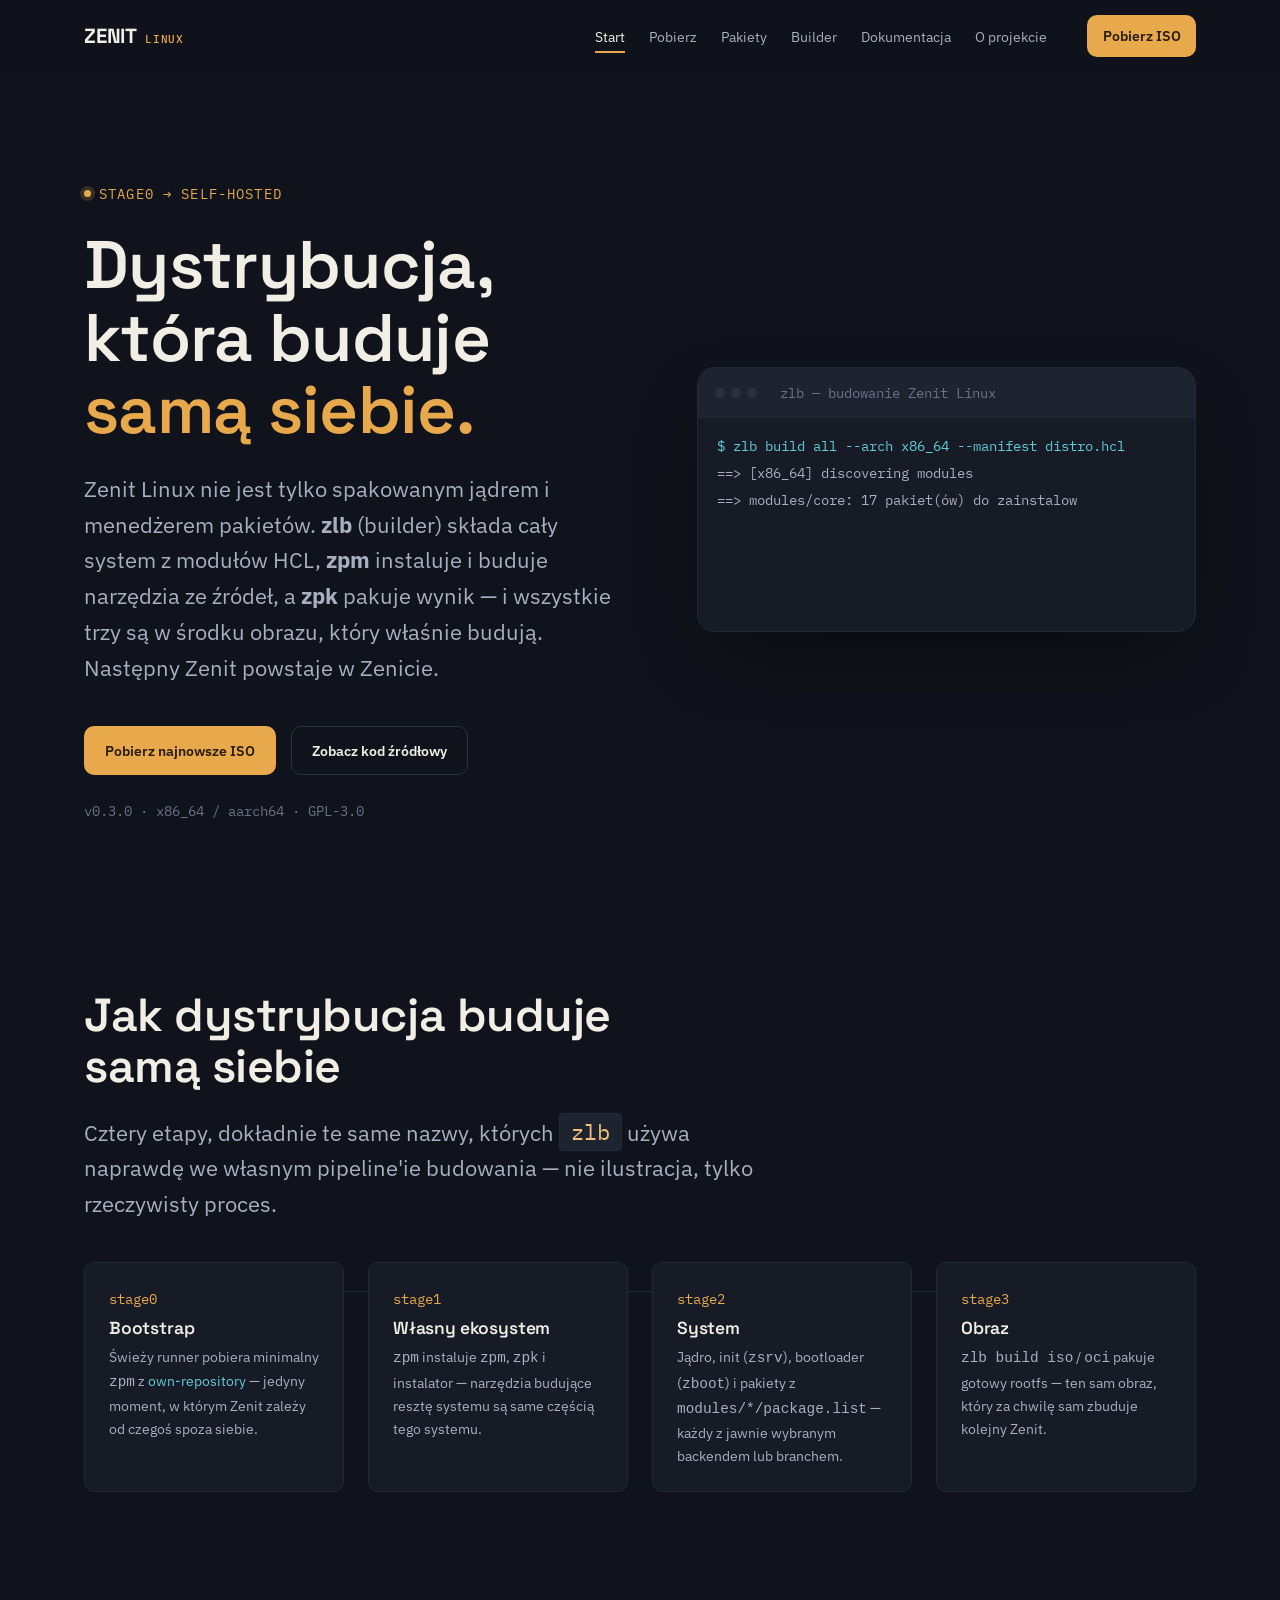
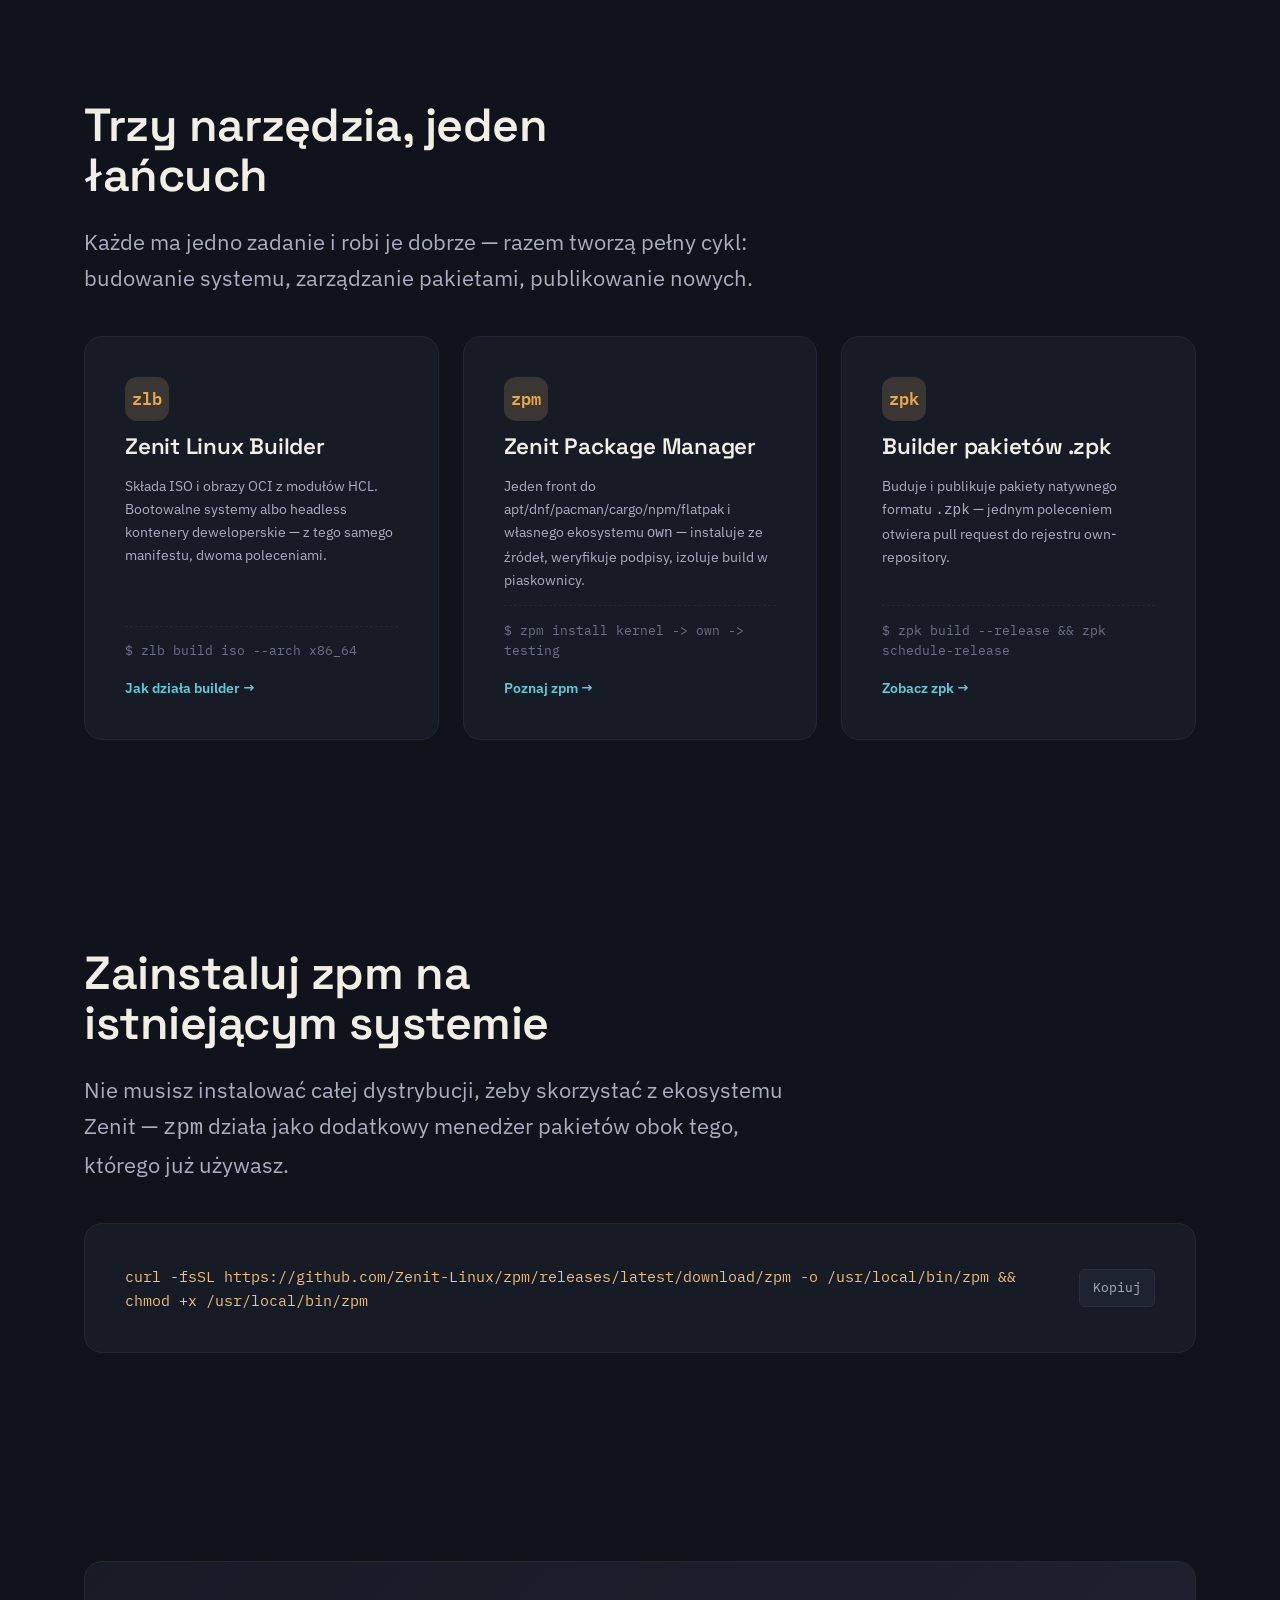
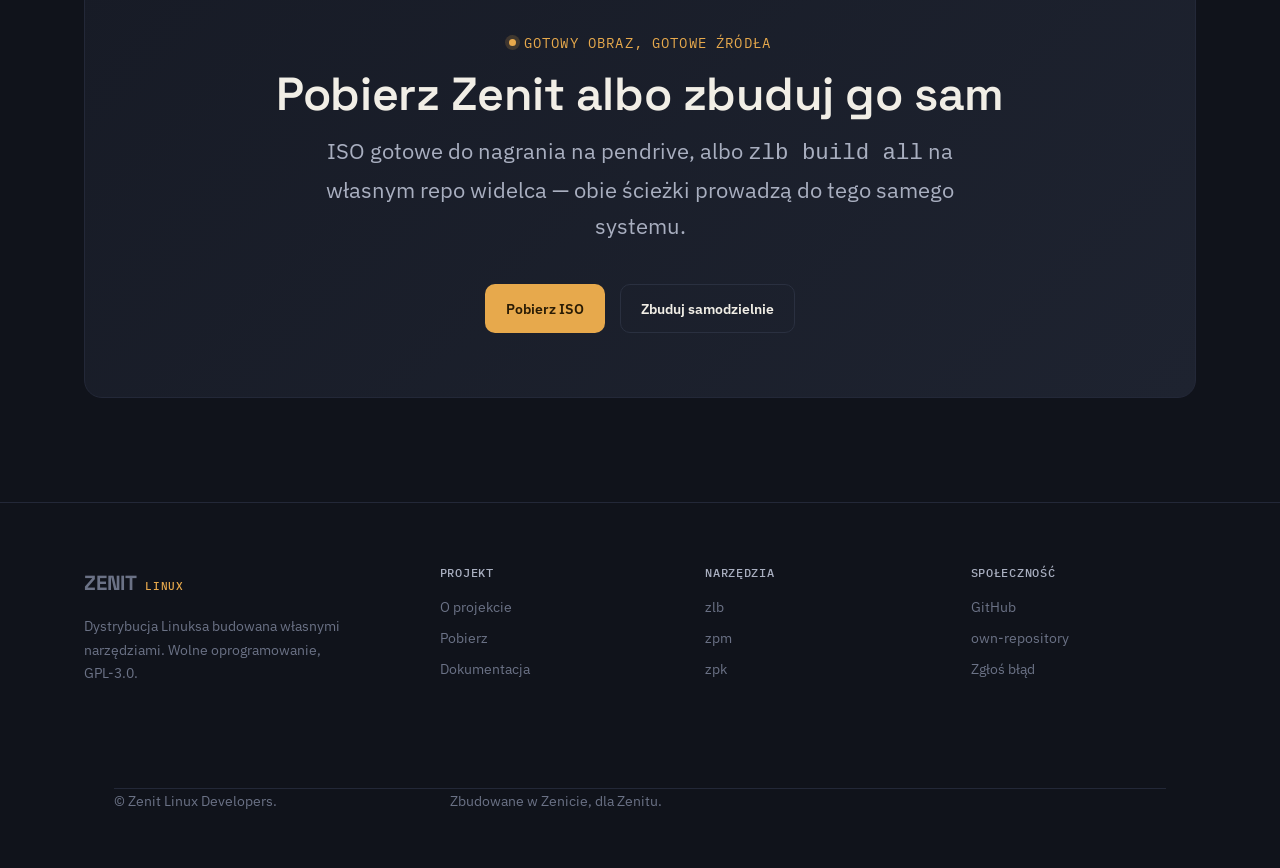
<file: index.html>
<!DOCTYPE html>
<html lang="pl">
<head>
<meta charset="UTF-8">
<meta name="viewport" content="width=device-width, initial-scale=1.0">
<title>Zenit Linux — dystrybucja, która buduje samą siebie</title>
<meta name="description" content="Zenit Linux: dystrybucja Linuksa budowana własnymi narzędziami — zlb, zpm i zpk. Ten sam obraz, który pobierasz, powstał z użyciem siebie samego.">
<link rel="icon" href="https://raw.githubusercontent.com/Zenit-Linux/zenit/main/overlays/branding/icon-no-bg.png">
<link rel="preconnect" href="https://fonts.googleapis.com">
<link rel="preconnect" href="https://fonts.gstatic.com" crossorigin>
<link href="https://fonts.googleapis.com/css2?family=Space+Grotesk:wght@500;600;700&family=IBM+Plex+Sans:wght@400;500;600&family=IBM+Plex+Mono:wght@400;500;600&display=swap" rel="stylesheet">
<link rel="stylesheet" href="styles/main.css">
</head>
<body>

<header class="site-header" data-scrolled="false">
  <div class="wrap">
    <a href="index.html" class="wordmark">ZENIT<small>LINUX</small></a>
    <nav class="nav" data-open="false">
      <button class="nav__toggle" aria-label="Otwórz menu" aria-expanded="false">
        <svg width="18" height="18" viewBox="0 0 18 18" fill="none" aria-hidden="true">
          <path d="M2 4.5H16M2 9H16M2 13.5H16" stroke="currentColor" stroke-width="1.6" stroke-linecap="round"/>
        </svg>
      </button>
      <ul class="nav__links">
        <li><a href="index.html" aria-current="page">Start</a></li>
        <li><a href="pages/download.html">Pobierz</a></li>
        <li><a href="pages/packages.html">Pakiety</a></li>
        <li><a href="pages/builder.html">Builder</a></li>
        <li><a href="pages/docs.html">Dokumentacja</a></li>
        <li><a href="pages/about.html">O projekcie</a></li>
      </ul>
      <a class="btn btn--primary btn--sm" href="pages/download.html">Pobierz ISO</a>
    </nav>
  </div>
</header>

<main>

  <section class="hero wrap">
    <div>
      <span class="eyebrow hero__eyebrow">stage0 → self-hosted</span>
      <h1>Dystrybucja,<br>która buduje<br><span class="accent">samą siebie.</span></h1>
      <p class="lede hero__lede">
        Zenit Linux nie jest tylko spakowanym jądrem i menedżerem pakietów.
        <strong>zlb</strong> (builder) składa cały system z modułów HCL,
        <strong>zpm</strong> instaluje i buduje narzędzia ze źródeł, a
        <strong>zpk</strong> pakuje wynik — i wszystkie trzy są w środku
        obrazu, który właśnie budują. Następny Zenit powstaje w Zenicie.
      </p>
      <div class="btn-row">
        <a class="btn btn--primary" href="pages/download.html">Pobierz najnowsze ISO</a>
        <a class="btn btn--ghost" href="https://github.com/Zenit-Linux" target="_blank" rel="noopener">Zobacz kod źródłowy</a>
      </div>
      <p class="hero__meta">v0.3.0 · x86_64 / aarch64 · GPL-3.0</p>
    </div>

    <div class="terminal" aria-hidden="true">
      <div class="terminal__bar">
        <div class="terminal__dots"><span></span><span></span><span></span></div>
        <span class="terminal__title">zlb — budowanie Zenit Linux</span>
      </div>
      <div class="terminal__body" id="boot-terminal"></div>
    </div>
  </section>

  <section class="section wrap" id="pipeline">
    <div class="section-head">
      <h2>Jak dystrybucja buduje samą siebie</h2>
      <p class="lede">Cztery etapy, dokładnie te same nazwy, których <code style="font-family:var(--font-mono); background:var(--surface-2); border:1px solid var(--border-soft); padding:0.15em 0.5em; border-radius:4px; color:var(--accent-soft);">zlb</code> używa naprawdę we własnym pipeline'ie budowania — nie ilustracja, tylko rzeczywisty proces.</p>
    </div>
    <div class="pipeline" data-reveal>
      <div class="stage-card">
        <span class="stage-card__tag">stage0</span>
        <h3>Bootstrap</h3>
        <p>Świeży runner pobiera minimalny <code>zpm</code> z <a href="https://github.com/Zenit-Linux/own-repository" style="color:var(--accent-2)">own-repository</a> — jedyny moment, w którym Zenit zależy od czegoś spoza siebie.</p>
      </div>
      <div class="stage-card">
        <span class="stage-card__tag">stage1</span>
        <h3>Własny ekosystem</h3>
        <p><code>zpm</code> instaluje <code>zpm</code>, <code>zpk</code> i instalator — narzędzia budujące resztę systemu są same częścią tego systemu.</p>
      </div>
      <div class="stage-card">
        <span class="stage-card__tag">stage2</span>
        <h3>System</h3>
        <p>Jądro, init (<code>zsrv</code>), bootloader (<code>zboot</code>) i pakiety z <code>modules/*/package.list</code> — każdy z jawnie wybranym backendem lub branchem.</p>
      </div>
      <div class="stage-card">
        <span class="stage-card__tag">stage3</span>
        <h3>Obraz</h3>
        <p><code>zlb build iso</code> / <code>oci</code> pakuje gotowy rootfs — ten sam obraz, który za chwilę sam zbuduje kolejny Zenit.</p>
      </div>
    </div>
  </section>

  <section class="section wrap" id="tools">
    <div class="section-head">
      <h2>Trzy narzędzia, jeden łańcuch</h2>
      <p class="lede">Każde ma jedno zadanie i robi je dobrze — razem tworzą pełny cykl: budowanie systemu, zarządzanie pakietami, publikowanie nowych.</p>
    </div>
    <div class="grid-3" data-reveal>
      <article class="tool-card">
        <div class="tool-card__icon">zlb</div>
        <h3>Zenit Linux Builder</h3>
        <p>Składa ISO i obrazy OCI z modułów HCL. Bootowalne systemy albo headless kontenery deweloperskie — z tego samego manifestu, dwoma poleceniami.</p>
        <div class="tool-card__cmd">$ zlb build iso --arch x86_64</div>
        <a class="tool-card__link" href="pages/builder.html">Jak działa builder →</a>
      </article>
      <article class="tool-card">
        <div class="tool-card__icon">zpm</div>
        <h3>Zenit Package Manager</h3>
        <p>Jeden front do apt/dnf/pacman/cargo/npm/flatpak i własnego ekosystemu <code>own</code> — instaluje ze źródeł, weryfikuje podpisy, izoluje build w piaskownicy.</p>
        <div class="tool-card__cmd">$ zpm install kernel -&gt; own -&gt; testing</div>
        <a class="tool-card__link" href="pages/packages.html">Poznaj zpm →</a>
      </article>
      <article class="tool-card">
        <div class="tool-card__icon">zpk</div>
        <h3>Builder pakietów .zpk</h3>
        <p>Buduje i publikuje pakiety natywnego formatu <code>.zpk</code> — jednym poleceniem otwiera pull request do rejestru own-repository.</p>
        <div class="tool-card__cmd">$ zpk build --release && zpk schedule-release</div>
        <a class="tool-card__link" href="pages/docs.html#publikacja">Zobacz zpk →</a>
      </article>
    </div>
  </section>

  <section class="section wrap" id="install">
    <div class="section-head">
      <h2>Zainstaluj zpm na istniejącym systemie</h2>
      <p class="lede">Nie musisz instalować całej dystrybucji, żeby skorzystać z ekosystemu Zenit — <code>zpm</code> działa jako dodatkowy menedżer pakietów obok tego, którego już używasz.</p>
    </div>
    <div class="install-box" data-reveal>
      <code id="install-cmd">curl -fsSL https://github.com/Zenit-Linux/zpm/releases/latest/download/zpm -o /usr/local/bin/zpm && chmod +x /usr/local/bin/zpm</code>
      <button class="copy-btn" data-copy-target="#install-cmd">
        <span class="copy-btn__label">Kopiuj</span>
      </button>
    </div>
  </section>

  <section class="section wrap">
    <div class="cta-band" data-reveal>
      <span class="eyebrow">gotowy obraz, gotowe źródła</span>
      <h2 class="mt-2">Pobierz Zenit albo zbuduj go sam</h2>
      <p class="lede">ISO gotowe do nagrania na pendrive, albo <code>zlb build all</code> na własnym repo widelca — obie ścieżki prowadzą do tego samego systemu.</p>
      <div class="btn-row">
        <a class="btn btn--primary" href="pages/download.html">Pobierz ISO</a>
        <a class="btn btn--ghost" href="pages/builder.html">Zbuduj samodzielnie</a>
      </div>
    </div>
  </section>

</main>

<footer class="site-footer">
  <div class="wrap">
    <div class="footer-col footer-brand">
      <a href="index.html" class="wordmark">ZENIT<small>LINUX</small></a>
      <p>Dystrybucja Linuksa budowana własnymi narzędziami. Wolne oprogramowanie, GPL-3.0.</p>
    </div>
    <div class="footer-col">
      <h4>Projekt</h4>
      <ul>
        <li><a href="pages/about.html">O projekcie</a></li>
        <li><a href="pages/download.html">Pobierz</a></li>
        <li><a href="pages/docs.html">Dokumentacja</a></li>
      </ul>
    </div>
    <div class="footer-col">
      <h4>Narzędzia</h4>
      <ul>
        <li><a href="pages/builder.html">zlb</a></li>
        <li><a href="pages/docs.html#zpm-podstawy">zpm</a></li>
        <li><a href="pages/docs.html#publikacja">zpk</a></li>
      </ul>
    </div>
    <div class="footer-col">
      <h4>Społeczność</h4>
      <ul>
        <li><a href="https://github.com/Zenit-Linux" target="_blank" rel="noopener">GitHub</a></li>
        <li><a href="https://github.com/Zenit-Linux/own-repository" target="_blank" rel="noopener">own-repository</a></li>
        <li><a href="https://github.com/Zenit-Linux/zenit/issues" target="_blank" rel="noopener">Zgłoś błąd</a></li>
      </ul>
    </div>
    <div class="footer-bottom wrap" style="padding:0; grid-column: 1 / -1;">
      <span>© Zenit Linux Developers.</span>
      <span>Zbudowane w Zenicie, dla Zenitu.</span>
    </div>
  </div>
</footer>

<script type="text/javascript" src="scripts/nav.js"></script>
<script type="text/javascript" src="scripts/boot.js"></script>
<script type="text/javascript" src="scripts/copy.js"></script>
</body>
</html>
</file>
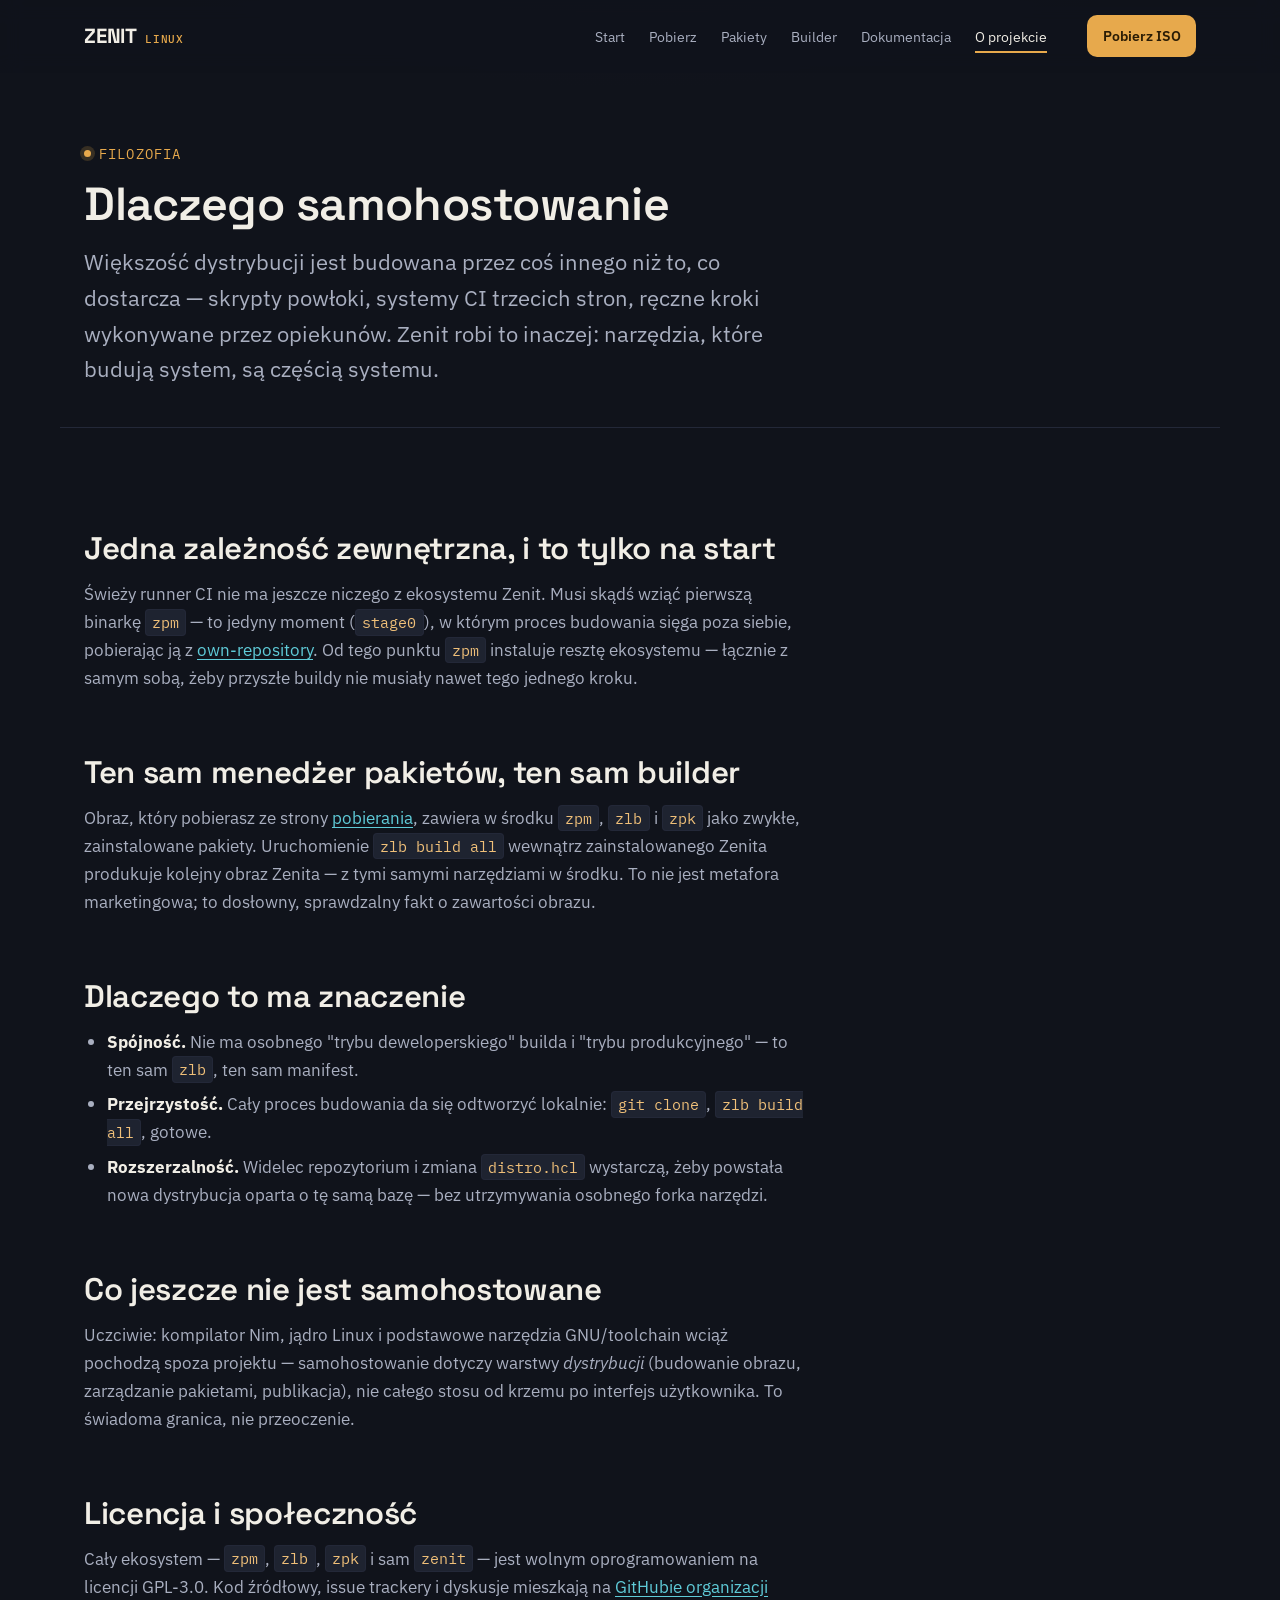
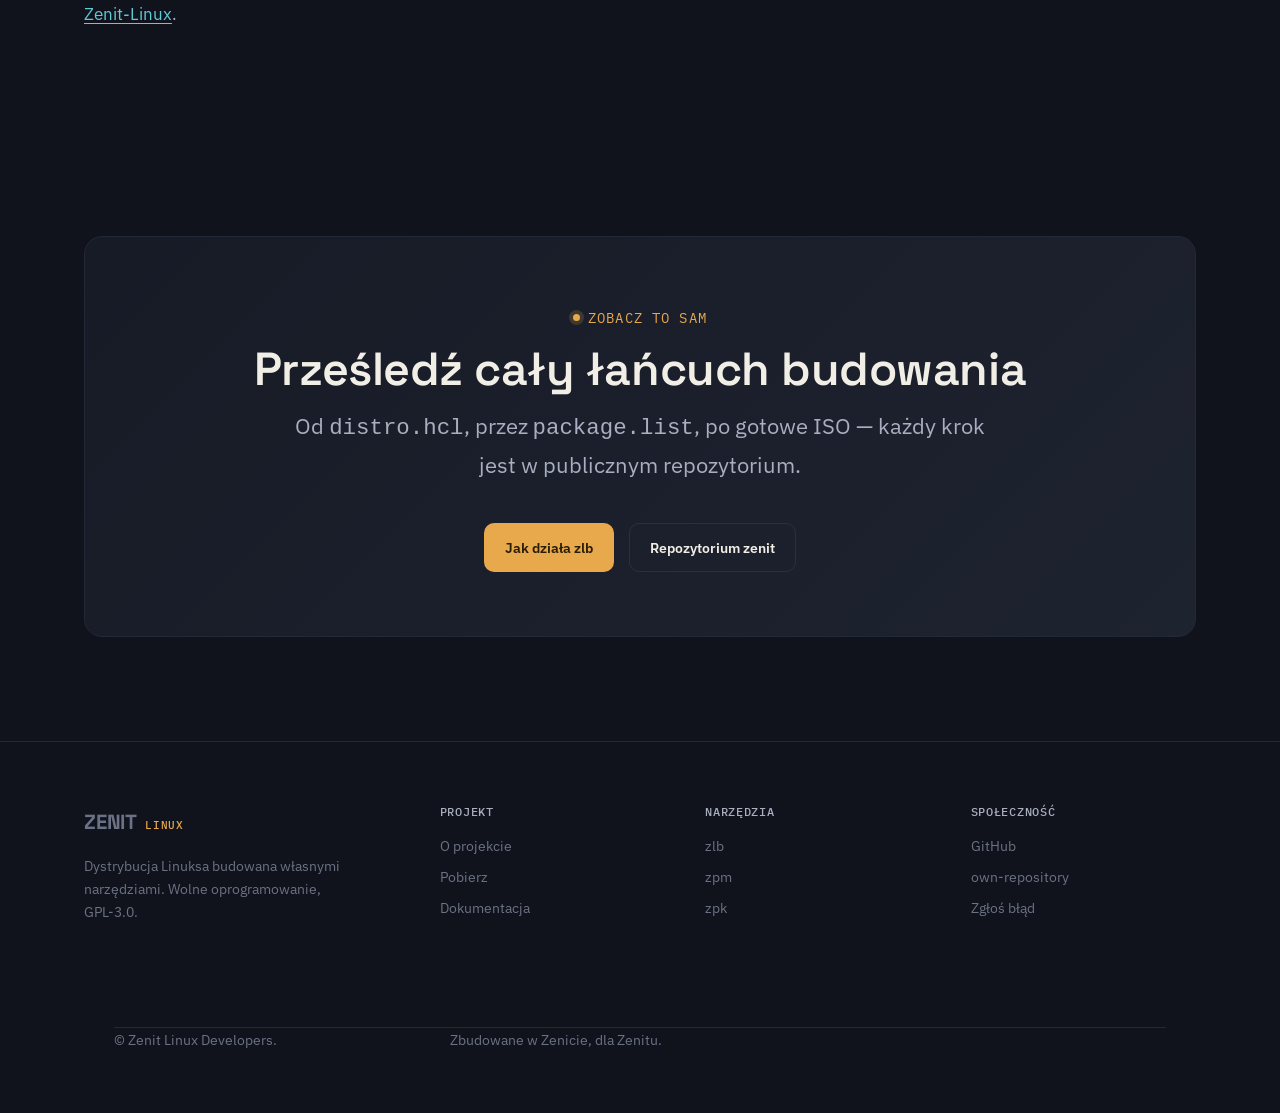
<file: pages/about.html>
<!DOCTYPE html>
<html lang="pl">
<head>
<meta charset="UTF-8">
<meta name="viewport" content="width=device-width, initial-scale=1.0">
<title>O projekcie — Zenit Linux</title>
<meta name="description" content="Zenit Linux: filozofia samohostowania - system budowany, pakowany i instalowany własnymi narzędziami, bez zewnętrznych zależności poza jednorazowym bootstrapem.">
<link rel="icon" href="https://raw.githubusercontent.com/Zenit-Linux/zenit/main/overlays/branding/icon-no-bg.png">
<link rel="preconnect" href="https://fonts.googleapis.com">
<link rel="preconnect" href="https://fonts.gstatic.com" crossorigin>
<link href="https://fonts.googleapis.com/css2?family=Space+Grotesk:wght@500;600;700&family=IBM+Plex+Sans:wght@400;500;600&family=IBM+Plex+Mono:wght@400;500;600&display=swap" rel="stylesheet">
<link rel="stylesheet" href="../styles/main.css">
</head>
<body>

<header class="site-header" data-scrolled="false">
  <div class="wrap">
    <a href="../index.html" class="wordmark">ZENIT<small>LINUX</small></a>
    <nav class="nav" data-open="false">
      <button class="nav__toggle" aria-label="Otwórz menu" aria-expanded="false">
        <svg width="18" height="18" viewBox="0 0 18 18" fill="none" aria-hidden="true">
          <path d="M2 4.5H16M2 9H16M2 13.5H16" stroke="currentColor" stroke-width="1.6" stroke-linecap="round"/>
        </svg>
      </button>
      <ul class="nav__links">
        <li><a href="../index.html">Start</a></li>
        <li><a href="download.html">Pobierz</a></li>
        <li><a href="packages.html">Pakiety</a></li>
        <li><a href="builder.html">Builder</a></li>
        <li><a href="docs.html">Dokumentacja</a></li>
        <li><a href="about.html" aria-current="page">O projekcie</a></li>
      </ul>
      <a class="btn btn--primary btn--sm" href="download.html">Pobierz ISO</a>
    </nav>
  </div>
</header>

<main>
  <section class="page-hero wrap">
    <span class="eyebrow">filozofia</span>
    <h1>Dlaczego samohostowanie</h1>
    <p class="lede">Większość dystrybucji jest budowana przez coś innego niż to, co dostarcza — skrypty powłoki, systemy CI trzecich stron, ręczne kroki wykonywane przez opiekunów. Zenit robi to inaczej: narzędzia, które budują system, są częścią systemu.</p>
  </section>

  <section class="section wrap">
    <div class="prose" data-reveal>
      <h2>Jedna zależność zewnętrzna, i to tylko na start</h2>
      <p>Świeży runner CI nie ma jeszcze niczego z ekosystemu Zenit. Musi skądś wziąć pierwszą binarkę <code>zpm</code> — to jedyny moment (<code>stage0</code>), w którym proces budowania sięga poza siebie, pobierając ją z <a href="https://github.com/Zenit-Linux/own-repository" target="_blank" rel="noopener">own-repository</a>. Od tego punktu <code>zpm</code> instaluje resztę ekosystemu — łącznie z samym sobą, żeby przyszłe buildy nie musiały nawet tego jednego kroku.</p>

      <h2>Ten sam menedżer pakietów, ten sam builder</h2>
      <p>Obraz, który pobierasz ze strony <a href="download.html">pobierania</a>, zawiera w środku <code>zpm</code>, <code>zlb</code> i <code>zpk</code> jako zwykłe, zainstalowane pakiety. Uruchomienie <code>zlb build all</code> wewnątrz zainstalowanego Zenita produkuje kolejny obraz Zenita — z tymi samymi narzędziami w środku. To nie jest metafora marketingowa; to dosłowny, sprawdzalny fakt o zawartości obrazu.</p>

      <h2>Dlaczego to ma znaczenie</h2>
      <ul>
        <li><strong>Spójność.</strong> Nie ma osobnego "trybu deweloperskiego" builda i "trybu produkcyjnego" — to ten sam <code>zlb</code>, ten sam manifest.</li>
        <li><strong>Przejrzystość.</strong> Cały proces budowania da się odtworzyć lokalnie: <code>git clone</code>, <code>zlb build all</code>, gotowe.</li>
        <li><strong>Rozszerzalność.</strong> Widelec repozytorium i zmiana <code>distro.hcl</code> wystarczą, żeby powstała nowa dystrybucja oparta o tę samą bazę — bez utrzymywania osobnego forka narzędzi.</li>
      </ul>

      <h2>Co jeszcze nie jest samohostowane</h2>
      <p>Uczciwie: kompilator Nim, jądro Linux i podstawowe narzędzia GNU/toolchain wciąż pochodzą spoza projektu — samohostowanie dotyczy warstwy <em>dystrybucji</em> (budowanie obrazu, zarządzanie pakietami, publikacja), nie całego stosu od krzemu po interfejs użytkownika. To świadoma granica, nie przeoczenie.</p>

      <h2>Licencja i społeczność</h2>
      <p>Cały ekosystem — <code>zpm</code>, <code>zlb</code>, <code>zpk</code> i sam <code>zenit</code> — jest wolnym oprogramowaniem na licencji GPL-3.0. Kod źródłowy, issue trackery i dyskusje mieszkają na <a href="https://github.com/Zenit-Linux" target="_blank" rel="noopener">GitHubie organizacji Zenit-Linux</a>.</p>
    </div>
  </section>

  <section class="section wrap">
    <div class="cta-band" data-reveal>
      <span class="eyebrow">zobacz to sam</span>
      <h2 class="mt-2">Prześledź cały łańcuch budowania</h2>
      <p class="lede">Od <code>distro.hcl</code>, przez <code>package.list</code>, po gotowe ISO — każdy krok jest w publicznym repozytorium.</p>
      <div class="btn-row">
        <a class="btn btn--primary" href="builder.html">Jak działa zlb</a>
        <a class="btn btn--ghost" href="https://github.com/Zenit-Linux/zenit" target="_blank" rel="noopener">Repozytorium zenit</a>
      </div>
    </div>
  </section>
</main>

<footer class="site-footer">
  <div class="wrap">
    <div class="footer-col footer-brand">
      <a href="../index.html" class="wordmark">ZENIT<small>LINUX</small></a>
      <p>Dystrybucja Linuksa budowana własnymi narzędziami. Wolne oprogramowanie, GPL-3.0.</p>
    </div>
    <div class="footer-col">
      <h4>Projekt</h4>
      <ul>
        <li><a href="about.html">O projekcie</a></li>
        <li><a href="download.html">Pobierz</a></li>
        <li><a href="docs.html">Dokumentacja</a></li>
      </ul>
    </div>
    <div class="footer-col">
      <h4>Narzędzia</h4>
      <ul>
        <li><a href="builder.html">zlb</a></li>
        <li><a href="docs.html#zpm-podstawy">zpm</a></li>
        <li><a href="docs.html#publikacja">zpk</a></li>
      </ul>
    </div>
    <div class="footer-col">
      <h4>Społeczność</h4>
      <ul>
        <li><a href="https://github.com/Zenit-Linux" target="_blank" rel="noopener">GitHub</a></li>
        <li><a href="https://github.com/Zenit-Linux/own-repository" target="_blank" rel="noopener">own-repository</a></li>
        <li><a href="https://github.com/Zenit-Linux/zenit/issues" target="_blank" rel="noopener">Zgłoś błąd</a></li>
      </ul>
    </div>
    <div class="footer-bottom wrap" style="padding:0; grid-column: 1 / -1;">
      <span>© Zenit Linux Developers.</span>
      <span>Zbudowane w Zenicie, dla Zenitu.</span>
    </div>
  </div>
</footer>

<script type="text/javascript" src="../scripts/nav.js"></script>
<script type="text/javascript" src="../scripts/copy.js"></script>
</body>
</html>
</file>
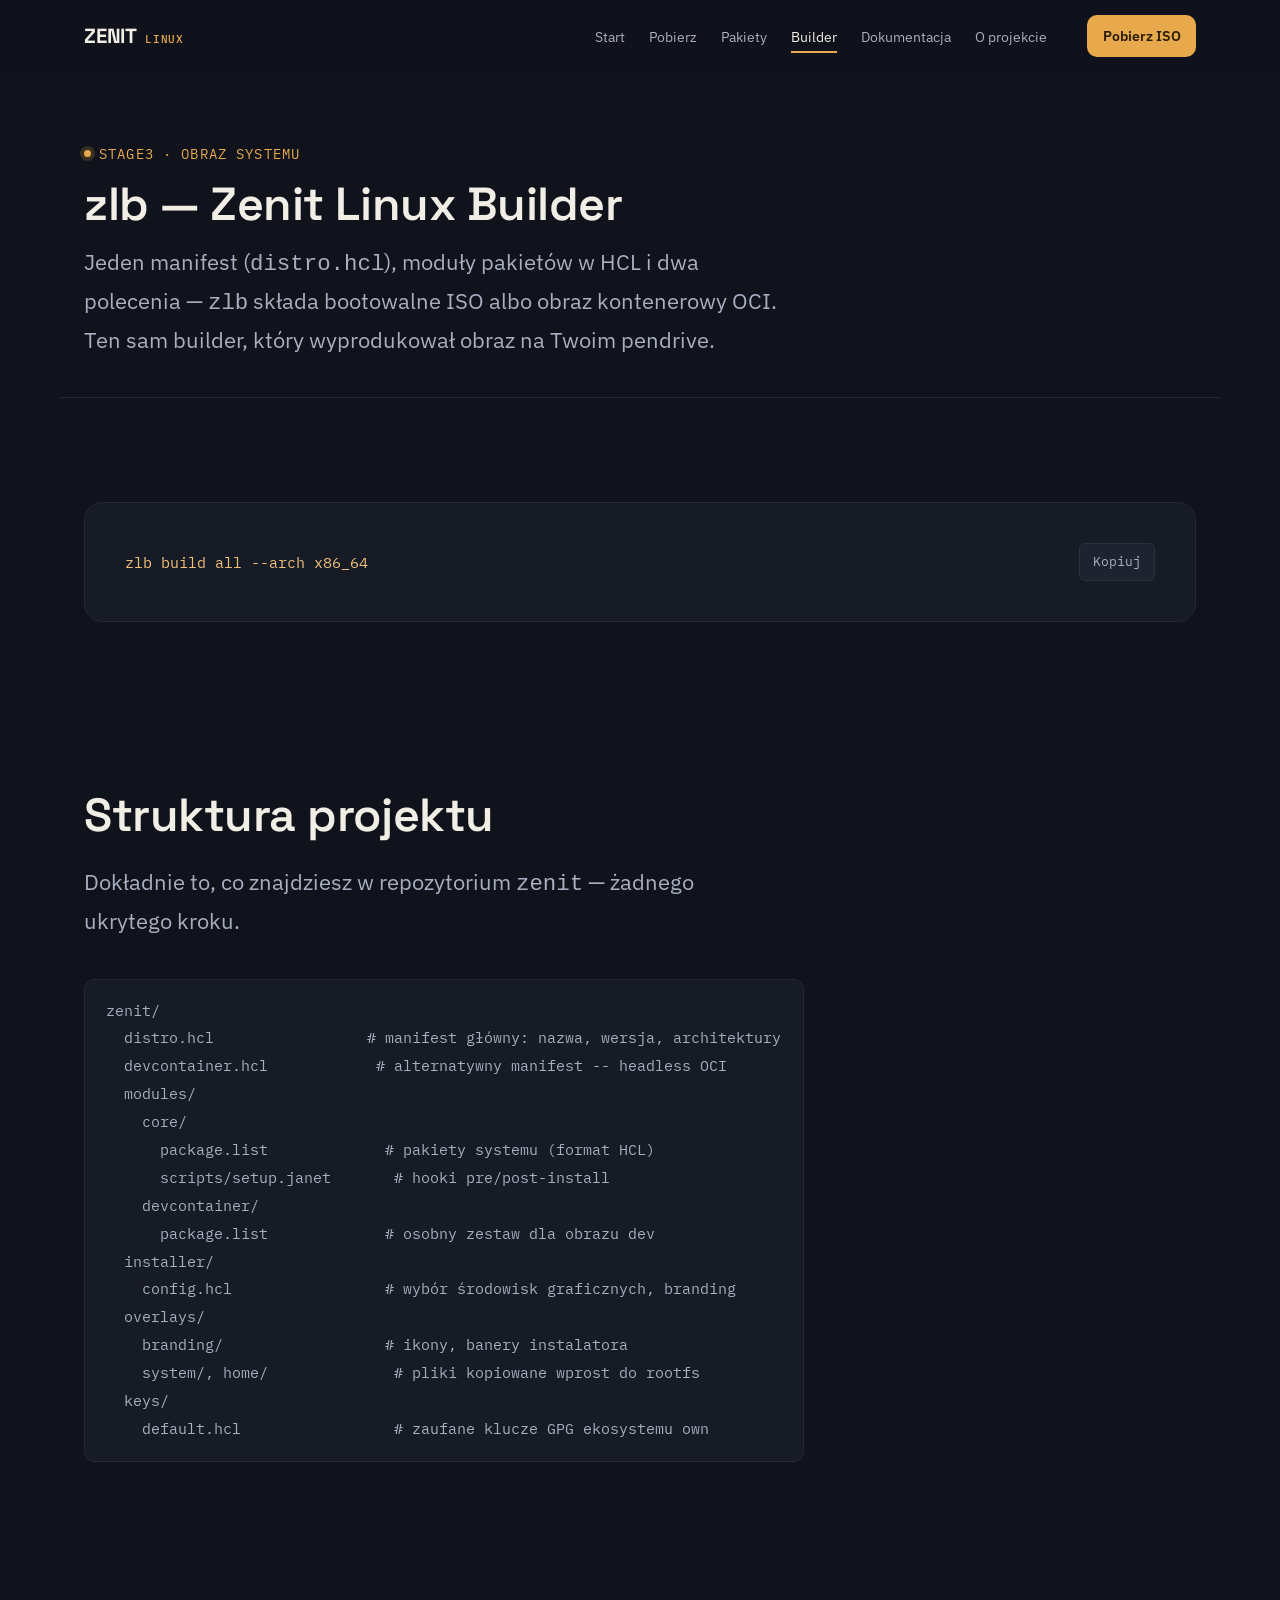
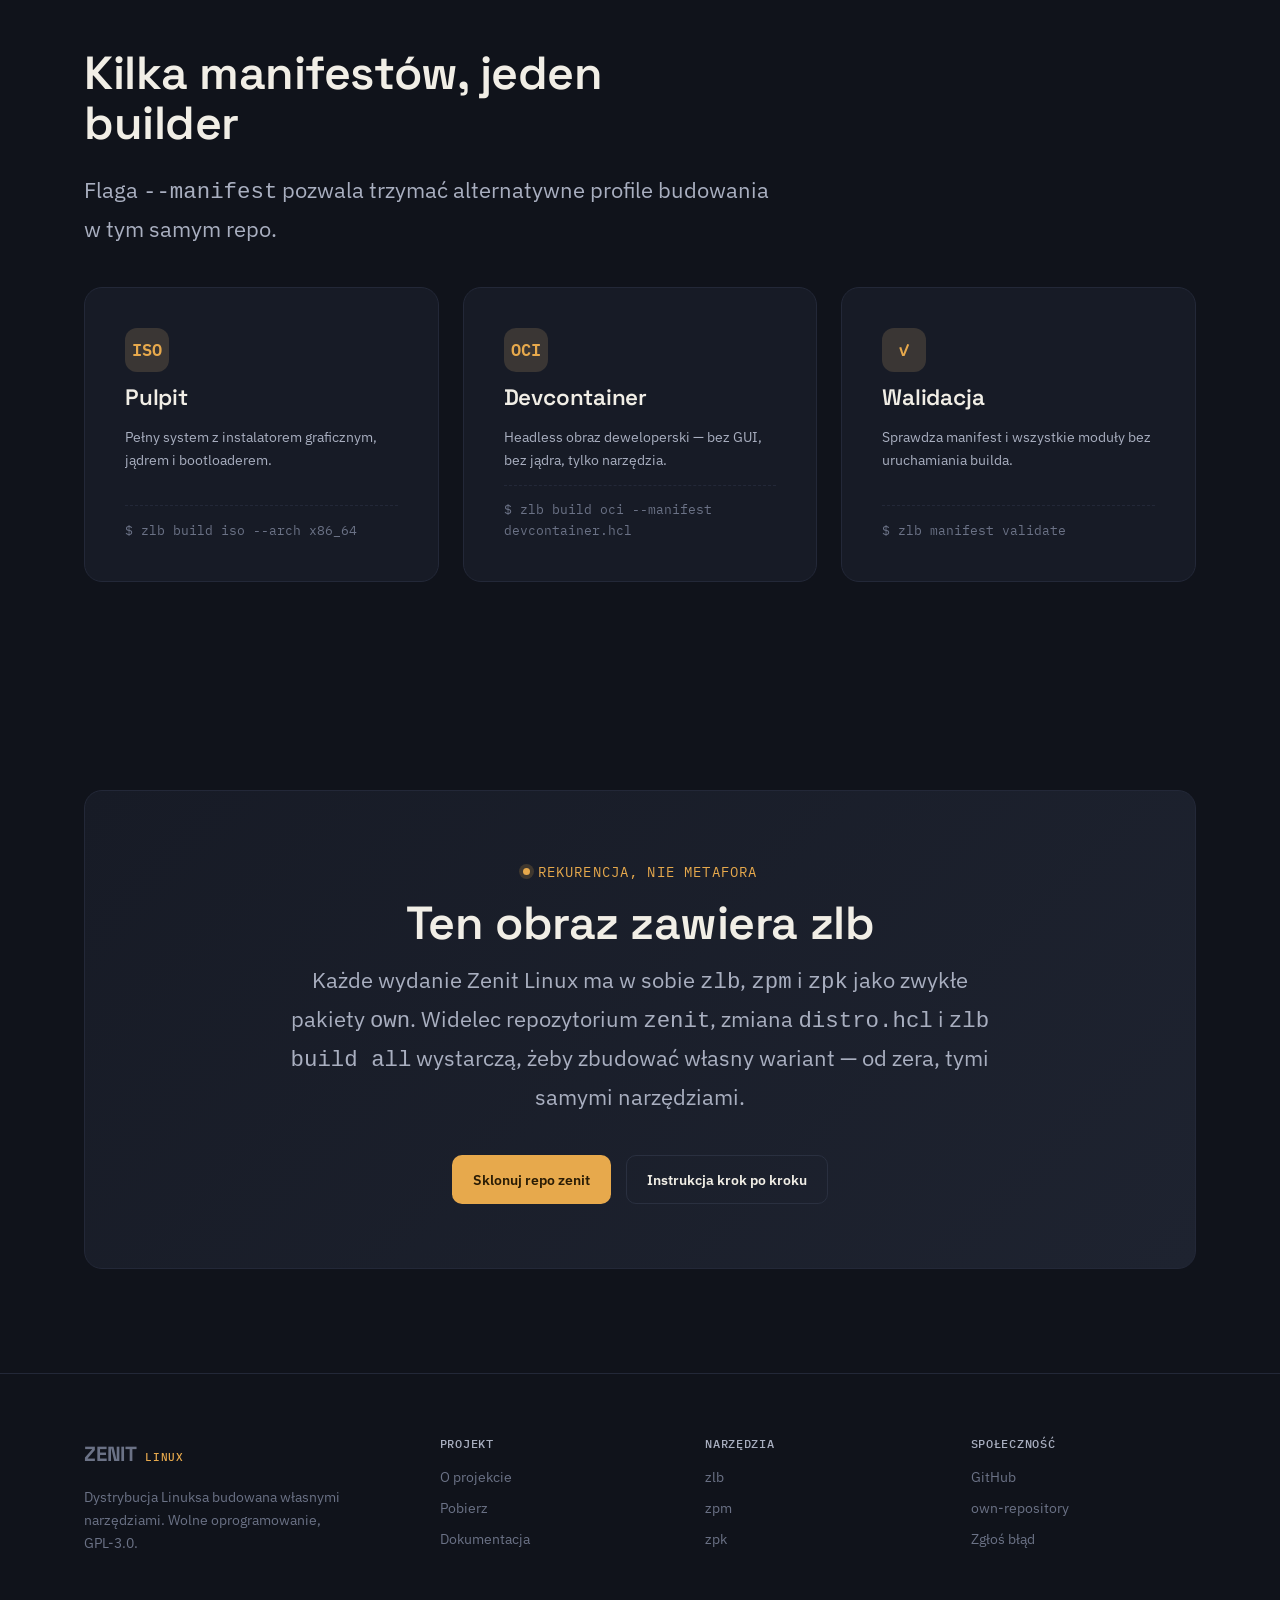
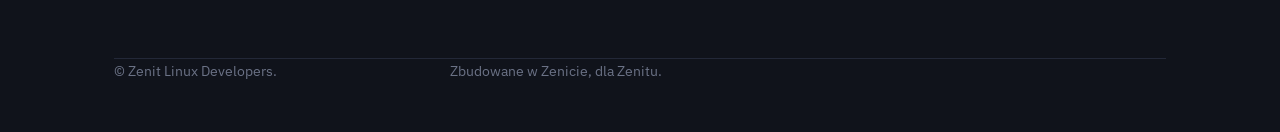
<file: pages/builder.html>
<!DOCTYPE html>
<html lang="pl">
<head>
<meta charset="UTF-8">
<meta name="viewport" content="width=device-width, initial-scale=1.0">
<title>zlb — Zenit Linux Builder</title>
<meta name="description" content="zlb buduje obrazy ISO i OCI Zenit Linux z modułów HCL — w tym obraz zawierający zlb samo w sobie.">
<link rel="icon" href="https://raw.githubusercontent.com/Zenit-Linux/zenit/main/overlays/branding/icon-no-bg.png">
<link rel="preconnect" href="https://fonts.googleapis.com">
<link rel="preconnect" href="https://fonts.gstatic.com" crossorigin>
<link href="https://fonts.googleapis.com/css2?family=Space+Grotesk:wght@500;600;700&family=IBM+Plex+Sans:wght@400;500;600&family=IBM+Plex+Mono:wght@400;500;600&display=swap" rel="stylesheet">
<link rel="stylesheet" href="../styles/main.css">
</head>
<body>

<header class="site-header" data-scrolled="false">
  <div class="wrap">
    <a href="../index.html" class="wordmark">ZENIT<small>LINUX</small></a>
    <nav class="nav" data-open="false">
      <button class="nav__toggle" aria-label="Otwórz menu" aria-expanded="false">
        <svg width="18" height="18" viewBox="0 0 18 18" fill="none" aria-hidden="true">
          <path d="M2 4.5H16M2 9H16M2 13.5H16" stroke="currentColor" stroke-width="1.6" stroke-linecap="round"/>
        </svg>
      </button>
      <ul class="nav__links">
        <li><a href="../index.html">Start</a></li>
        <li><a href="download.html">Pobierz</a></li>
        <li><a href="packages.html">Pakiety</a></li>
        <li><a href="builder.html" aria-current="page">Builder</a></li>
        <li><a href="docs.html">Dokumentacja</a></li>
        <li><a href="about.html">O projekcie</a></li>
      </ul>
      <a class="btn btn--primary btn--sm" href="download.html">Pobierz ISO</a>
    </nav>
  </div>
</header>

<main>

  <section class="page-hero wrap">
    <span class="eyebrow">stage3 · obraz systemu</span>
    <h1>zlb — Zenit Linux Builder</h1>
    <p class="lede">Jeden manifest (<code>distro.hcl</code>), moduły pakietów w HCL i dwa polecenia — <code>zlb</code> składa bootowalne ISO albo obraz kontenerowy OCI. Ten sam builder, który wyprodukował obraz na Twoim pendrive.</p>
  </section>

  <section class="section wrap">
    <div class="install-box" data-reveal>
      <code id="zlb-cmd">zlb build all --arch x86_64</code>
      <button class="copy-btn" data-copy-target="#zlb-cmd"><span class="copy-btn__label">Kopiuj</span></button>
    </div>
  </section>

  <section class="section--tight wrap">
    <div class="section-head">
      <h2>Struktura projektu</h2>
      <p class="lede">Dokładnie to, co znajdziesz w repozytorium <code>zenit</code> — żadnego ukrytego kroku.</p>
    </div>
    <div class="prose" data-reveal>
      <pre><code>zenit/
  distro.hcl                 # manifest główny: nazwa, wersja, architektury
  devcontainer.hcl            # alternatywny manifest -- headless OCI
  modules/
    core/
      package.list             # pakiety systemu (format HCL)
      scripts/setup.janet       # hooki pre/post-install
    devcontainer/
      package.list             # osobny zestaw dla obrazu dev
  installer/
    config.hcl                 # wybór środowisk graficznych, branding
  overlays/
    branding/                  # ikony, banery instalatora
    system/, home/              # pliki kopiowane wprost do rootfs
  keys/
    default.hcl                 # zaufane klucze GPG ekosystemu own</code></pre>
    </div>
  </section>

  <section class="section wrap">
    <div class="section-head">
      <h2>Kilka manifestów, jeden builder</h2>
      <p class="lede">Flaga <code>--manifest</code> pozwala trzymać alternatywne profile budowania w tym samym repo.</p>
    </div>
    <div class="grid-3" data-reveal>
      <article class="tool-card">
        <div class="tool-card__icon">ISO</div>
        <h3>Pulpit</h3>
        <p>Pełny system z instalatorem graficznym, jądrem i bootloaderem.</p>
        <div class="tool-card__cmd">$ zlb build iso --arch x86_64</div>
      </article>
      <article class="tool-card">
        <div class="tool-card__icon">OCI</div>
        <h3>Devcontainer</h3>
        <p>Headless obraz deweloperski — bez GUI, bez jądra, tylko narzędzia.</p>
        <div class="tool-card__cmd">$ zlb build oci --manifest devcontainer.hcl</div>
      </article>
      <article class="tool-card">
        <div class="tool-card__icon">✓</div>
        <h3>Walidacja</h3>
        <p>Sprawdza manifest i wszystkie moduły bez uruchamiania builda.</p>
        <div class="tool-card__cmd">$ zlb manifest validate</div>
      </article>
    </div>
  </section>

  <section class="section wrap">
    <div class="cta-band" data-reveal>
      <span class="eyebrow">rekurencja, nie metafora</span>
      <h2 class="mt-2">Ten obraz zawiera zlb</h2>
      <p class="lede">Każde wydanie Zenit Linux ma w sobie <code>zlb</code>, <code>zpm</code> i <code>zpk</code> jako zwykłe pakiety <code>own</code>. Widelec repozytorium <code>zenit</code>, zmiana <code>distro.hcl</code> i <code>zlb build all</code> wystarczą, żeby zbudować własny wariant — od zera, tymi samymi narzędziami.</p>
      <div class="btn-row">
        <a class="btn btn--primary" href="https://github.com/Zenit-Linux/zenit" target="_blank" rel="noopener">Sklonuj repo zenit</a>
        <a class="btn btn--ghost" href="docs.html">Instrukcja krok po kroku</a>
      </div>
    </div>
  </section>

</main>

<footer class="site-footer">
  <div class="wrap">
    <div class="footer-col footer-brand">
      <a href="../index.html" class="wordmark">ZENIT<small>LINUX</small></a>
      <p>Dystrybucja Linuksa budowana własnymi narzędziami. Wolne oprogramowanie, GPL-3.0.</p>
    </div>
    <div class="footer-col">
      <h4>Projekt</h4>
      <ul>
        <li><a href="about.html">O projekcie</a></li>
        <li><a href="download.html">Pobierz</a></li>
        <li><a href="docs.html">Dokumentacja</a></li>
      </ul>
    </div>
    <div class="footer-col">
      <h4>Narzędzia</h4>
      <ul>
        <li><a href="builder.html">zlb</a></li>
        <li><a href="docs.html#zpm-podstawy">zpm</a></li>
        <li><a href="docs.html#publikacja">zpk</a></li>
      </ul>
    </div>
    <div class="footer-col">
      <h4>Społeczność</h4>
      <ul>
        <li><a href="https://github.com/Zenit-Linux" target="_blank" rel="noopener">GitHub</a></li>
        <li><a href="https://github.com/Zenit-Linux/own-repository" target="_blank" rel="noopener">own-repository</a></li>
        <li><a href="https://github.com/Zenit-Linux/zenit/issues" target="_blank" rel="noopener">Zgłoś błąd</a></li>
      </ul>
    </div>
    <div class="footer-bottom wrap" style="padding:0; grid-column: 1 / -1;">
      <span>© Zenit Linux Developers.</span>
      <span>Zbudowane w Zenicie, dla Zenitu.</span>
    </div>
  </div>
</footer>

<script type="text/javascript" src="../scripts/nav.js"></script>
<script type="text/javascript" src="../scripts/copy.js"></script>
</body>
</html>
</file>
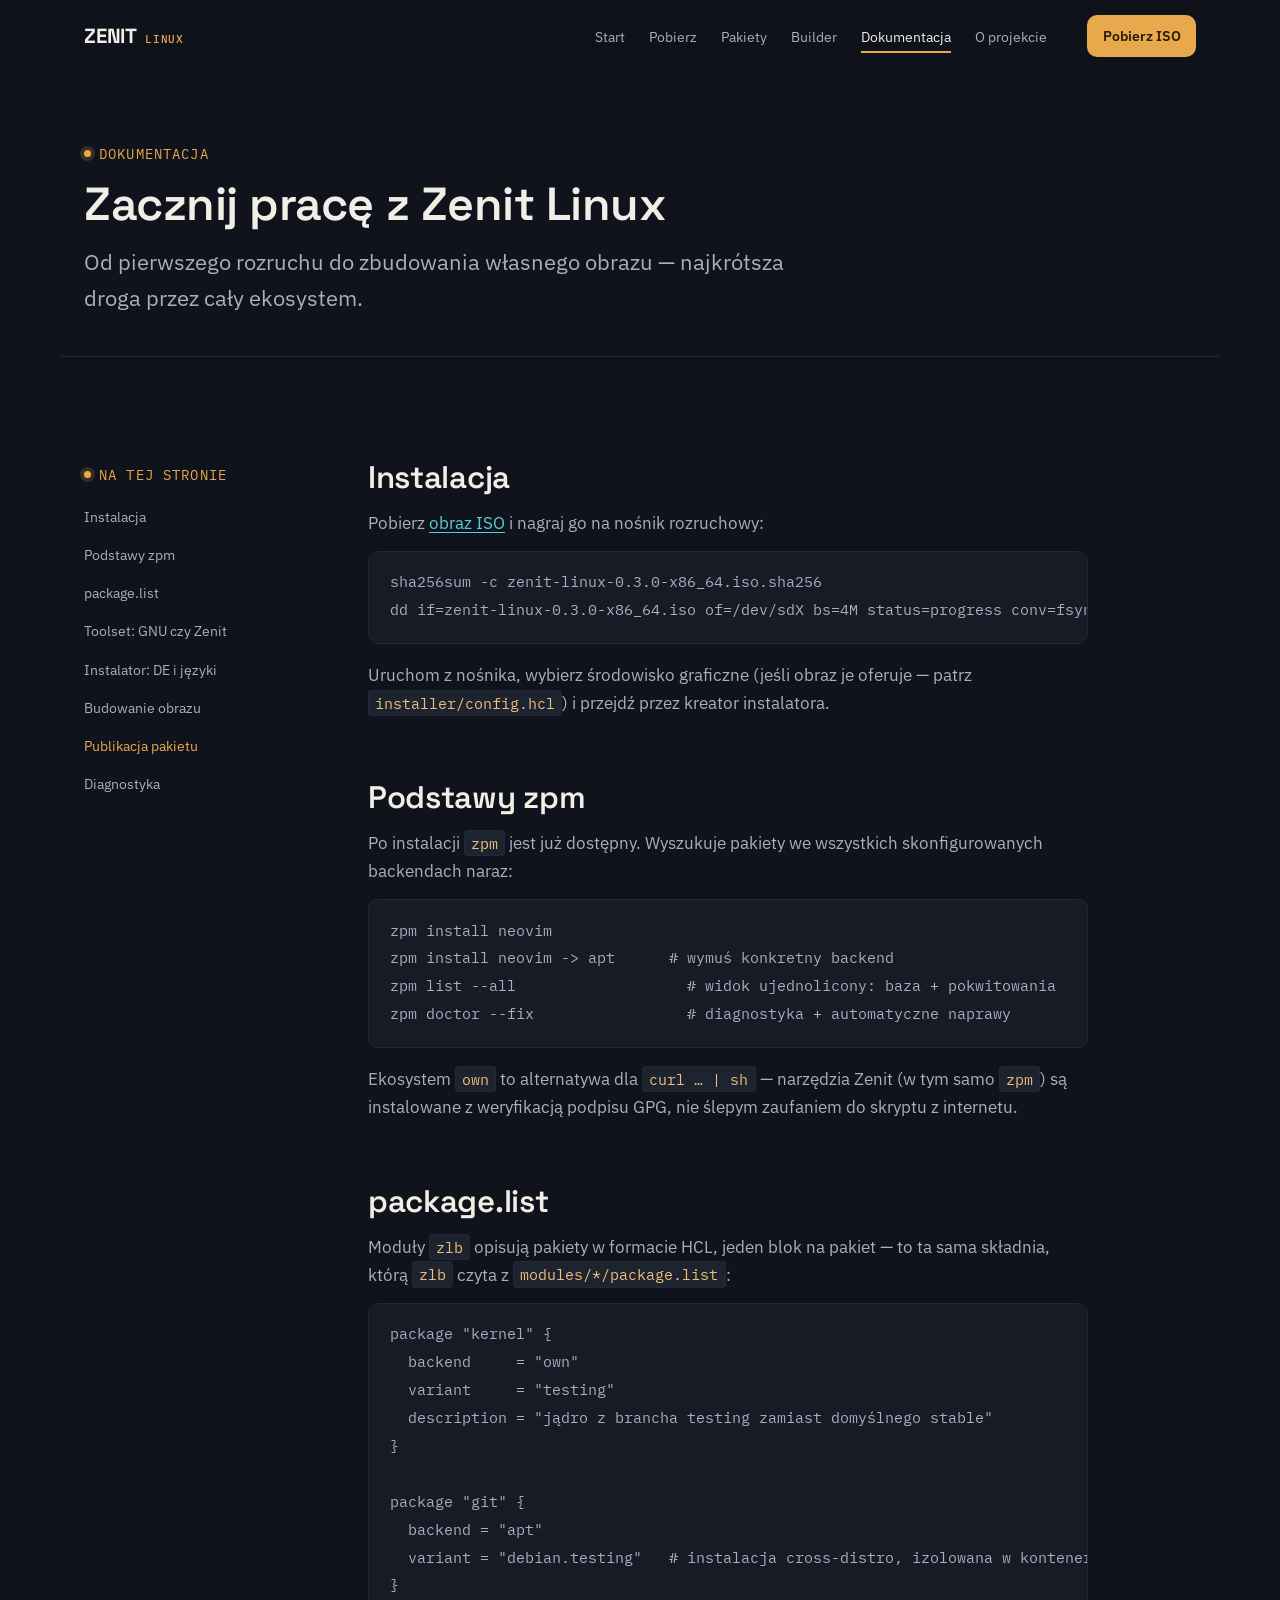
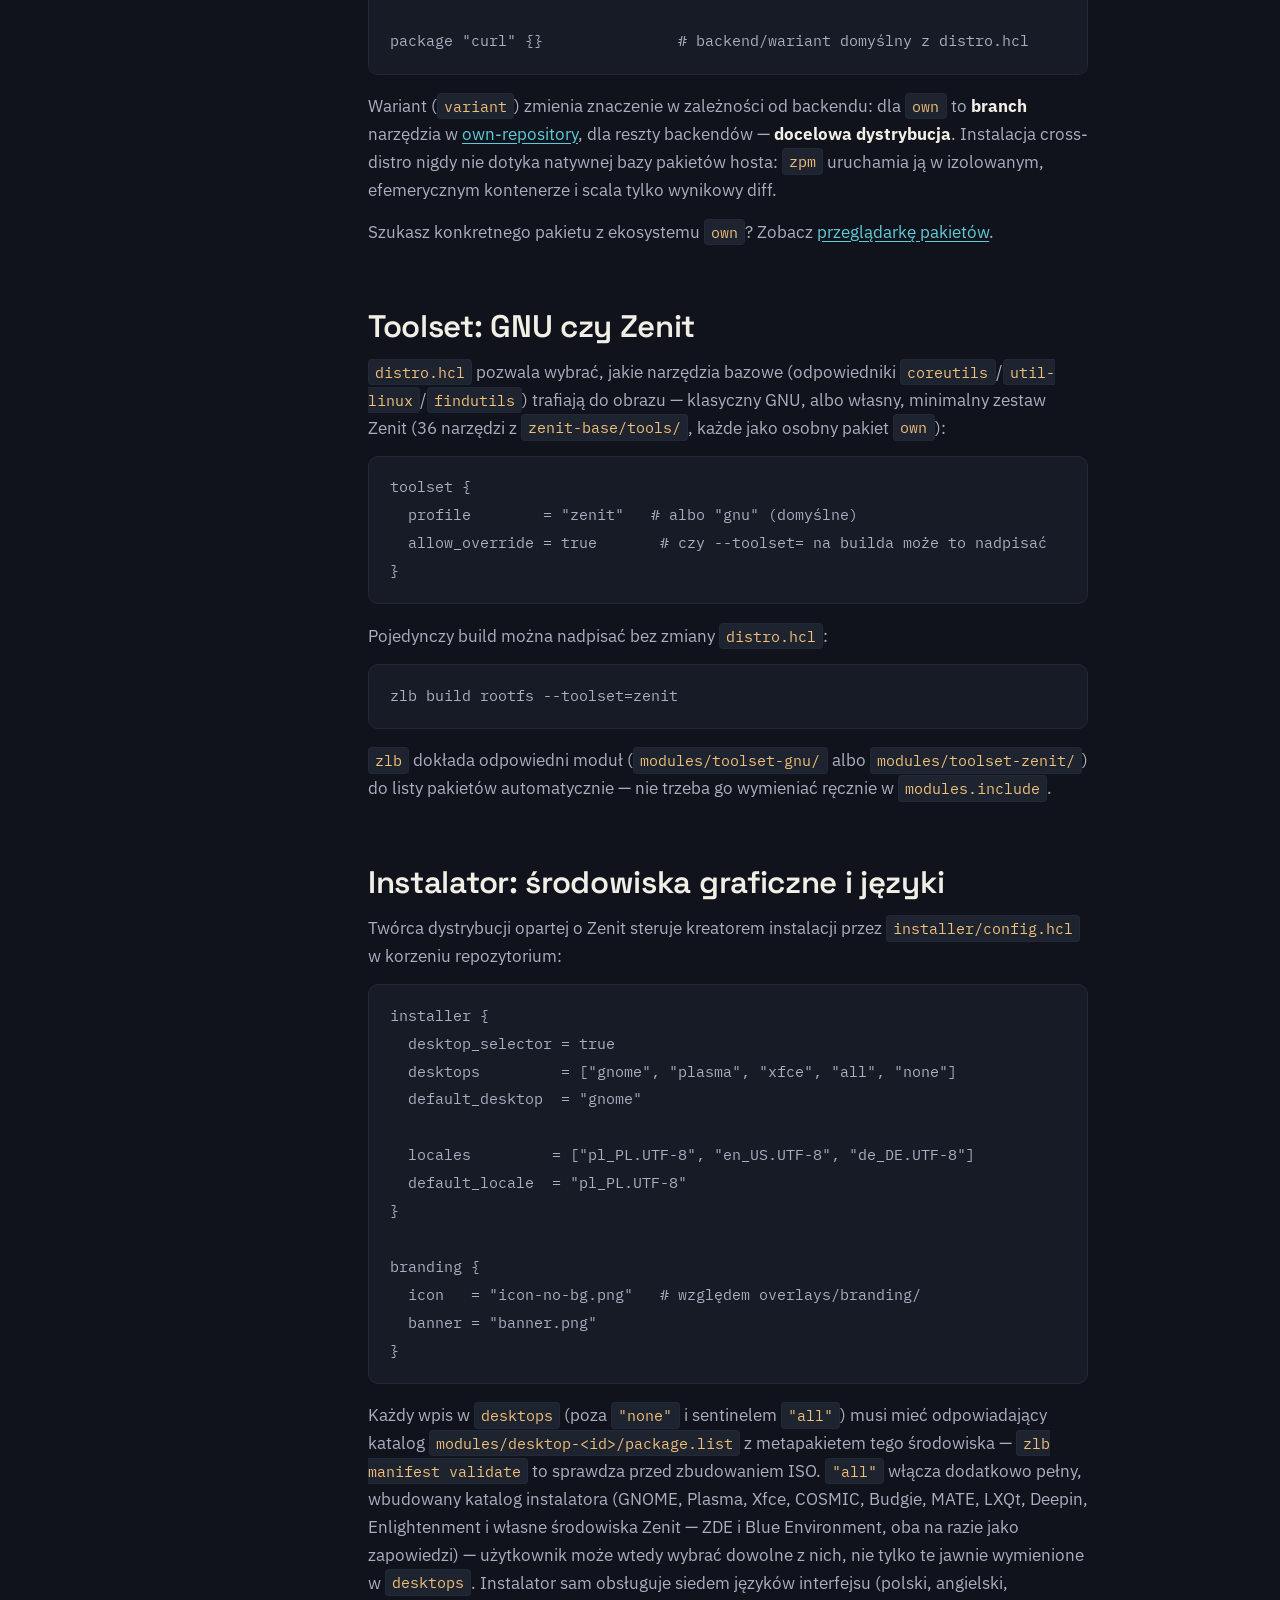
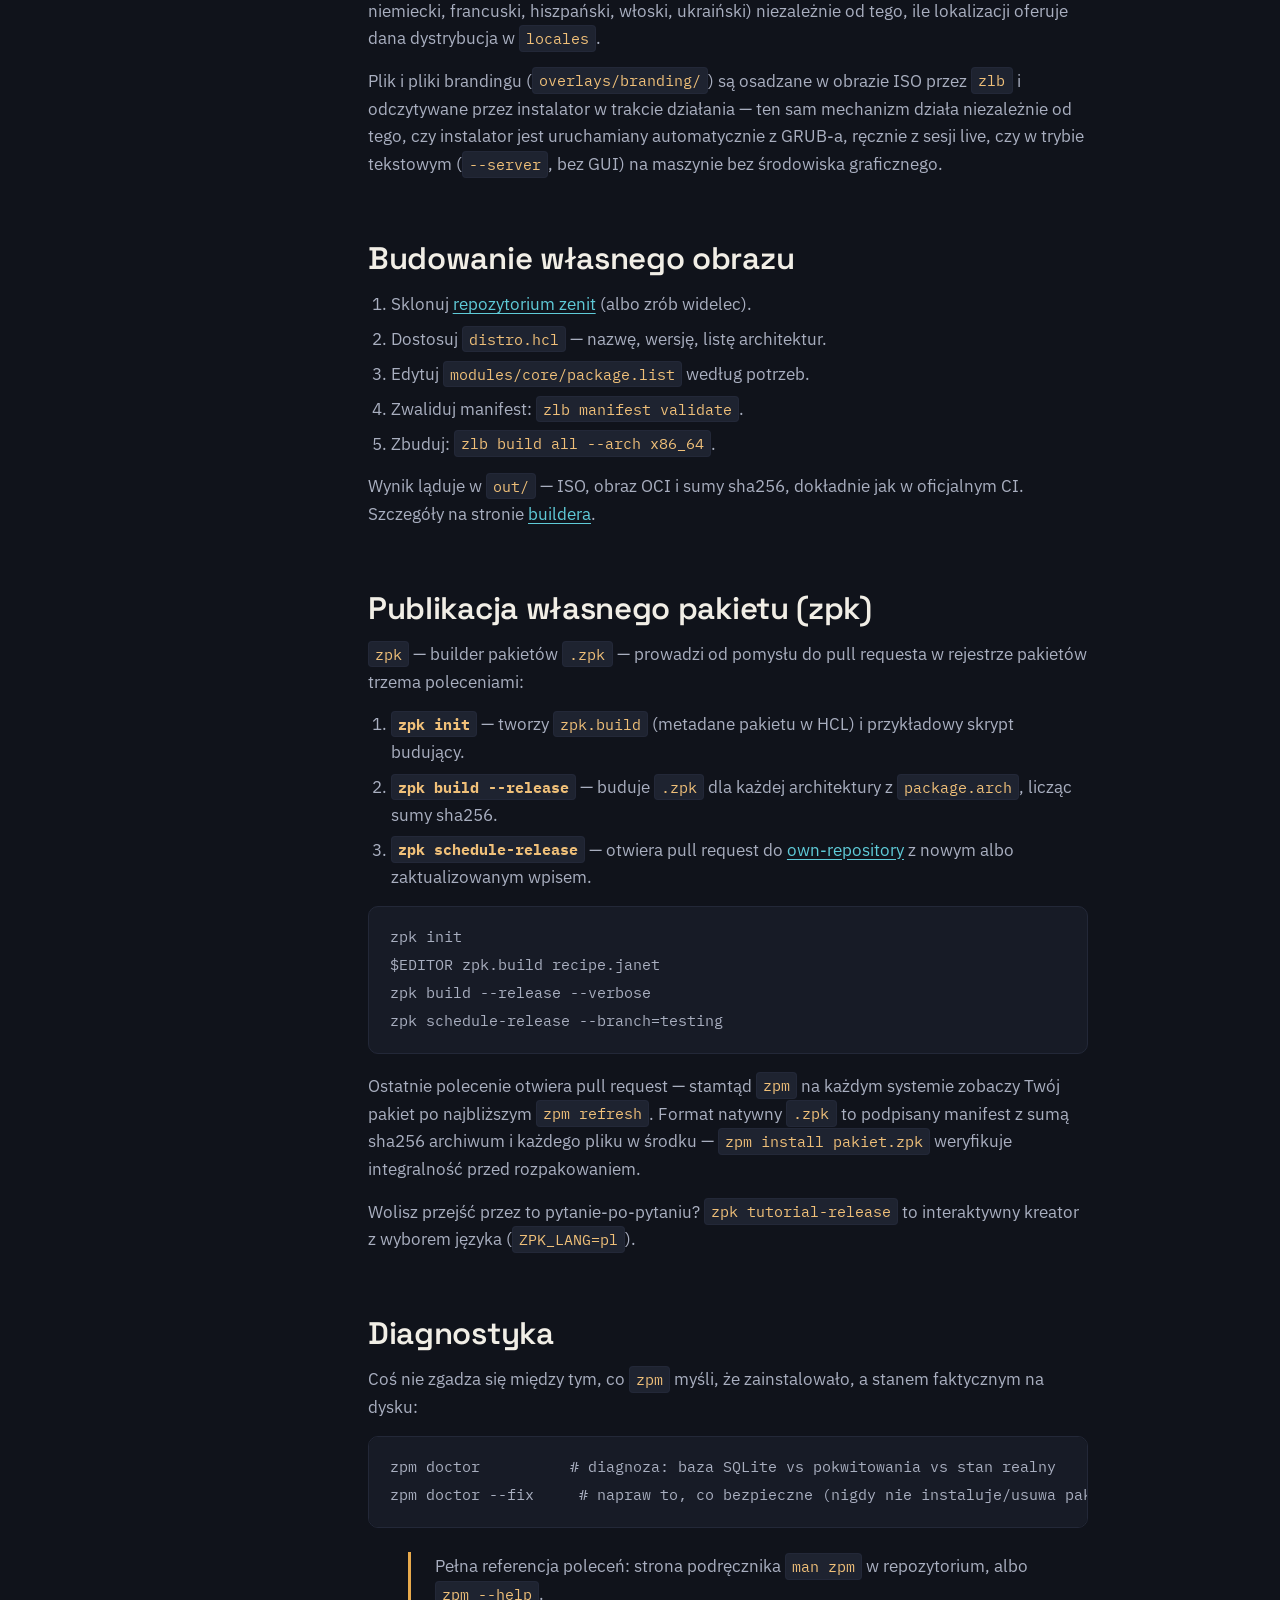
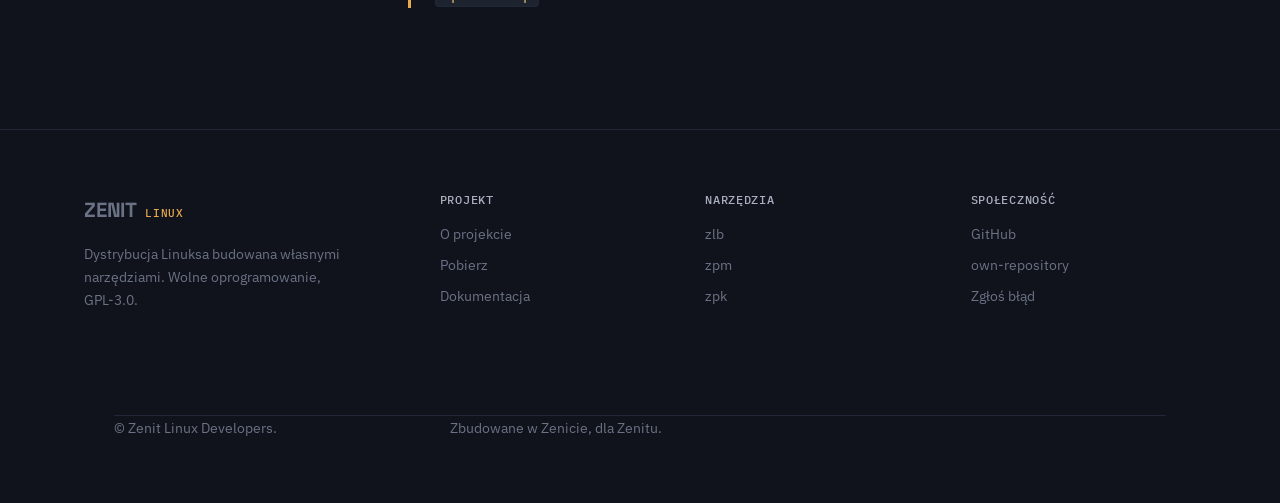
<file: pages/docs.html>
<!DOCTYPE html>
<html lang="pl">
<head>
<meta charset="UTF-8">
<meta name="viewport" content="width=device-width, initial-scale=1.0">
<title>Dokumentacja — Zenit Linux</title>
<meta name="description" content="Zacznij pracę z Zenit Linux: instalacja, zpm, budowanie własnego obrazu przez zlb, publikowanie pakietów przez zpk.">
<link rel="icon" href="https://raw.githubusercontent.com/Zenit-Linux/zenit/main/overlays/branding/icon-no-bg.png">
<link rel="preconnect" href="https://fonts.googleapis.com">
<link rel="preconnect" href="https://fonts.gstatic.com" crossorigin>
<link href="https://fonts.googleapis.com/css2?family=Space+Grotesk:wght@500;600;700&family=IBM+Plex+Sans:wght@400;500;600&family=IBM+Plex+Mono:wght@400;500;600&display=swap" rel="stylesheet">
<link rel="stylesheet" href="../styles/main.css">
</head>
<body>

<header class="site-header" data-scrolled="false">
  <div class="wrap">
    <a href="../index.html" class="wordmark">ZENIT<small>LINUX</small></a>
    <nav class="nav" data-open="false">
      <button class="nav__toggle" aria-label="Otwórz menu" aria-expanded="false">
        <svg width="18" height="18" viewBox="0 0 18 18" fill="none" aria-hidden="true">
          <path d="M2 4.5H16M2 9H16M2 13.5H16" stroke="currentColor" stroke-width="1.6" stroke-linecap="round"/>
        </svg>
      </button>
      <ul class="nav__links">
        <li><a href="../index.html">Start</a></li>
        <li><a href="download.html">Pobierz</a></li>
        <li><a href="packages.html">Pakiety</a></li>
        <li><a href="builder.html">Builder</a></li>
        <li><a href="docs.html" aria-current="page">Dokumentacja</a></li>
        <li><a href="about.html">O projekcie</a></li>
      </ul>
      <a class="btn btn--primary btn--sm" href="download.html">Pobierz ISO</a>
    </nav>
  </div>
</header>

<main>
  <section class="page-hero wrap">
    <span class="eyebrow">dokumentacja</span>
    <h1>Zacznij pracę z Zenit Linux</h1>
    <p class="lede">Od pierwszego rozruchu do zbudowania własnego obrazu — najkrótsza droga przez cały ekosystem.</p>
  </section>

  <section class="section wrap">
    <div class="docs-layout">
      <nav class="docs-nav" aria-label="Spis treści dokumentacji">
        <span class="eyebrow">na tej stronie</span>
        <ul>
          <li><a href="#instalacja" class="is-active">Instalacja</a></li>
          <li><a href="#zpm-podstawy">Podstawy zpm</a></li>
          <li><a href="#package-list">package.list</a></li>
          <li><a href="#toolset">Toolset: GNU czy Zenit</a></li>
          <li><a href="#installer-config">Instalator: DE i języki</a></li>
          <li><a href="#budowanie">Budowanie obrazu</a></li>
          <li><a href="#publikacja">Publikacja pakietu</a></li>
          <li><a href="#diagnostyka">Diagnostyka</a></li>
        </ul>
      </nav>

      <div class="prose">
        <h2 id="instalacja">Instalacja</h2>
        <p>Pobierz <a href="download.html">obraz ISO</a> i nagraj go na nośnik rozruchowy:</p>
        <pre><code>sha256sum -c zenit-linux-0.3.0-x86_64.iso.sha256
dd if=zenit-linux-0.3.0-x86_64.iso of=/dev/sdX bs=4M status=progress conv=fsync</code></pre>
        <p>Uruchom z nośnika, wybierz środowisko graficzne (jeśli obraz je oferuje — patrz <code>installer/config.hcl</code>) i przejdź przez kreator instalatora.</p>

        <h2 id="zpm-podstawy">Podstawy zpm</h2>
        <p>Po instalacji <code>zpm</code> jest już dostępny. Wyszukuje pakiety we wszystkich skonfigurowanych backendach naraz:</p>
        <pre><code>zpm install neovim
zpm install neovim -&gt; apt      # wymuś konkretny backend
zpm list --all                   # widok ujednolicony: baza + pokwitowania
zpm doctor --fix                 # diagnostyka + automatyczne naprawy</code></pre>
        <p>Ekosystem <code>own</code> to alternatywa dla <code>curl … | sh</code> — narzędzia Zenit (w tym samo <code>zpm</code>) są instalowane z weryfikacją podpisu GPG, nie ślepym zaufaniem do skryptu z internetu.</p>

        <h2 id="package-list">package.list</h2>
        <p>Moduły <code>zlb</code> opisują pakiety w formacie HCL, jeden blok na pakiet — to ta sama składnia, którą <code>zlb</code> czyta z <code>modules/*/package.list</code>:</p>
        <pre><code>package "kernel" {
  backend     = "own"
  variant     = "testing"
  description = "jądro z brancha testing zamiast domyślnego stable"
}

package "git" {
  backend = "apt"
  variant = "debian.testing"   # instalacja cross-distro, izolowana w kontenerze
}

package "curl" {}               # backend/wariant domyślny z distro.hcl</code></pre>
        <p>Wariant (<code>variant</code>) zmienia znaczenie w zależności od backendu: dla <code>own</code> to <strong>branch</strong> narzędzia w <a href="https://github.com/Zenit-Linux/own-repository" target="_blank" rel="noopener">own-repository</a>, dla reszty backendów — <strong>docelowa dystrybucja</strong>. Instalacja cross-distro nigdy nie dotyka natywnej bazy pakietów hosta: <code>zpm</code> uruchamia ją w izolowanym, efemerycznym kontenerze i scala tylko wynikowy diff.</p>
        <p>Szukasz konkretnego pakietu z ekosystemu <code>own</code>? Zobacz <a href="packages.html">przeglądarkę pakietów</a>.</p>

        <h2 id="toolset">Toolset: GNU czy Zenit</h2>
        <p><code>distro.hcl</code> pozwala wybrać, jakie narzędzia bazowe (odpowiedniki <code>coreutils</code>/<code>util-linux</code>/<code>findutils</code>) trafiają do obrazu — klasyczny GNU, albo własny, minimalny zestaw Zenit (36 narzędzi z <code>zenit-base/tools/</code>, każde jako osobny pakiet <code>own</code>):</p>
        <pre><code>toolset {
  profile        = "zenit"   # albo "gnu" (domyślne)
  allow_override = true       # czy --toolset= na builda może to nadpisać
}</code></pre>
        <p>Pojedynczy build można nadpisać bez zmiany <code>distro.hcl</code>:</p>
        <pre><code>zlb build rootfs --toolset=zenit</code></pre>
        <p><code>zlb</code> dokłada odpowiedni moduł (<code>modules/toolset-gnu/</code> albo <code>modules/toolset-zenit/</code>) do listy pakietów automatycznie — nie trzeba go wymieniać ręcznie w <code>modules.include</code>.</p>

        <h2 id="installer-config">Instalator: środowiska graficzne i języki</h2>
        <p>Twórca dystrybucji opartej o Zenit steruje kreatorem instalacji przez <code>installer/config.hcl</code> w korzeniu repozytorium:</p>
        <pre><code>installer {
  desktop_selector = true
  desktops         = ["gnome", "plasma", "xfce", "all", "none"]
  default_desktop  = "gnome"

  locales         = ["pl_PL.UTF-8", "en_US.UTF-8", "de_DE.UTF-8"]
  default_locale  = "pl_PL.UTF-8"
}

branding {
  icon   = "icon-no-bg.png"   # względem overlays/branding/
  banner = "banner.png"
}</code></pre>
        <p>Każdy wpis w <code>desktops</code> (poza <code>"none"</code> i sentinelem <code>"all"</code>) musi mieć odpowiadający katalog <code>modules/desktop-&lt;id&gt;/package.list</code> z metapakietem tego środowiska — <code>zlb manifest validate</code> to sprawdza przed zbudowaniem ISO. <code>"all"</code> włącza dodatkowo pełny, wbudowany katalog instalatora (GNOME, Plasma, Xfce, COSMIC, Budgie, MATE, LXQt, Deepin, Enlightenment i własne środowiska Zenit — ZDE i Blue Environment, oba na razie jako zapowiedzi) — użytkownik może wtedy wybrać dowolne z nich, nie tylko te jawnie wymienione w <code>desktops</code>. Instalator sam obsługuje siedem języków interfejsu (polski, angielski, niemiecki, francuski, hiszpański, włoski, ukraiński) niezależnie od tego, ile lokalizacji oferuje dana dystrybucja w <code>locales</code>.</p>
        <p>Plik i pliki brandingu (<code>overlays/branding/</code>) są osadzane w obrazie ISO przez <code>zlb</code> i odczytywane przez instalator w trakcie działania — ten sam mechanizm działa niezależnie od tego, czy instalator jest uruchamiany automatycznie z GRUB-a, ręcznie z sesji live, czy w trybie tekstowym (<code>--server</code>, bez GUI) na maszynie bez środowiska graficznego.</p>

        <h2 id="budowanie">Budowanie własnego obrazu</h2>
        <ol>
          <li>Sklonuj <a href="https://github.com/Zenit-Linux/zenit" target="_blank" rel="noopener">repozytorium zenit</a> (albo zrób widelec).</li>
          <li>Dostosuj <code>distro.hcl</code> — nazwę, wersję, listę architektur.</li>
          <li>Edytuj <code>modules/core/package.list</code> według potrzeb.</li>
          <li>Zwaliduj manifest: <code>zlb manifest validate</code>.</li>
          <li>Zbuduj: <code>zlb build all --arch x86_64</code>.</li>
        </ol>
        <p>Wynik ląduje w <code>out/</code> — ISO, obraz OCI i sumy sha256, dokładnie jak w oficjalnym CI. Szczegóły na stronie <a href="builder.html">buildera</a>.</p>

        <h2 id="publikacja">Publikacja własnego pakietu (zpk)</h2>
        <p><code>zpk</code> — builder pakietów <code>.zpk</code> — prowadzi od pomysłu do pull requesta w rejestrze pakietów trzema poleceniami:</p>
        <ol>
          <li><strong><code>zpk init</code></strong> — tworzy <code>zpk.build</code> (metadane pakietu w HCL) i przykładowy skrypt budujący.</li>
          <li><strong><code>zpk build --release</code></strong> — buduje <code>.zpk</code> dla każdej architektury z <code>package.arch</code>, licząc sumy sha256.</li>
          <li><strong><code>zpk schedule-release</code></strong> — otwiera pull request do <a href="https://github.com/Zenit-Linux/own-repository" target="_blank" rel="noopener">own-repository</a> z nowym albo zaktualizowanym wpisem.</li>
        </ol>
        <pre><code>zpk init
$EDITOR zpk.build recipe.janet
zpk build --release --verbose
zpk schedule-release --branch=testing</code></pre>
        <p>Ostatnie polecenie otwiera pull request — stamtąd <code>zpm</code> na każdym systemie zobaczy Twój pakiet po najbliższym <code>zpm refresh</code>. Format natywny <code>.zpk</code> to podpisany manifest z sumą sha256 archiwum i każdego pliku w środku — <code>zpm install pakiet.zpk</code> weryfikuje integralność przed rozpakowaniem.</p>
        <p>Wolisz przejść przez to pytanie-po-pytaniu? <code>zpk tutorial-release</code> to interaktywny kreator z wyborem języka (<code>ZPK_LANG=pl</code>).</p>

        <h2 id="diagnostyka">Diagnostyka</h2>
        <p>Coś nie zgadza się między tym, co <code>zpm</code> myśli, że zainstalowało, a stanem faktycznym na dysku:</p>
        <pre><code>zpm doctor          # diagnoza: baza SQLite vs pokwitowania vs stan realny
zpm doctor --fix     # napraw to, co bezpieczne (nigdy nie instaluje/usuwa pakietów)</code></pre>
        <blockquote>Pełna referencja poleceń: strona podręcznika <code>man zpm</code> w repozytorium, albo <code>zpm --help</code>.</blockquote>
      </div>
    </div>
  </section>
</main>

<footer class="site-footer">
  <div class="wrap">
    <div class="footer-col footer-brand">
      <a href="../index.html" class="wordmark">ZENIT<small>LINUX</small></a>
      <p>Dystrybucja Linuksa budowana własnymi narzędziami. Wolne oprogramowanie, GPL-3.0.</p>
    </div>
    <div class="footer-col">
      <h4>Projekt</h4>
      <ul>
        <li><a href="about.html">O projekcie</a></li>
        <li><a href="download.html">Pobierz</a></li>
        <li><a href="docs.html">Dokumentacja</a></li>
      </ul>
    </div>
    <div class="footer-col">
      <h4>Narzędzia</h4>
      <ul>
        <li><a href="builder.html">zlb</a></li>
        <li><a href="docs.html#zpm-podstawy">zpm</a></li>
        <li><a href="docs.html#publikacja">zpk</a></li>
      </ul>
    </div>
    <div class="footer-col">
      <h4>Społeczność</h4>
      <ul>
        <li><a href="https://github.com/Zenit-Linux" target="_blank" rel="noopener">GitHub</a></li>
        <li><a href="https://github.com/Zenit-Linux/own-repository" target="_blank" rel="noopener">own-repository</a></li>
        <li><a href="https://github.com/Zenit-Linux/zenit/issues" target="_blank" rel="noopener">Zgłoś błąd</a></li>
      </ul>
    </div>
    <div class="footer-bottom wrap" style="padding:0; grid-column: 1 / -1;">
      <span>© Zenit Linux Developers.</span>
      <span>Zbudowane w Zenicie, dla Zenitu.</span>
    </div>
  </div>
</footer>

<script type="text/javascript" src="../scripts/nav.js"></script>
<script type="text/javascript" src="../scripts/copy.js"></script>
<script type="text/javascript">
  // Podświetlenie aktywnej pozycji w docs-nav podczas scrollowania.
  (function () {
    var links = document.querySelectorAll(".docs-nav a");
    var sections = Array.prototype.map.call(links, function (a) {
      return document.querySelector(a.getAttribute("href"));
    });
    if (!links.length || !("IntersectionObserver" in window)) return;
    var io = new IntersectionObserver(function (entries) {
      entries.forEach(function (entry) {
        if (!entry.isIntersecting) return;
        var idx = sections.indexOf(entry.target);
        links.forEach(function (l) { l.classList.remove("is-active"); });
        if (idx > -1) links[idx].classList.add("is-active");
      });
    }, { rootMargin: "-20% 0px -70% 0px" });
    sections.forEach(function (s) { if (s) io.observe(s); });
  })();
</script>
</body>
</html>
</file>
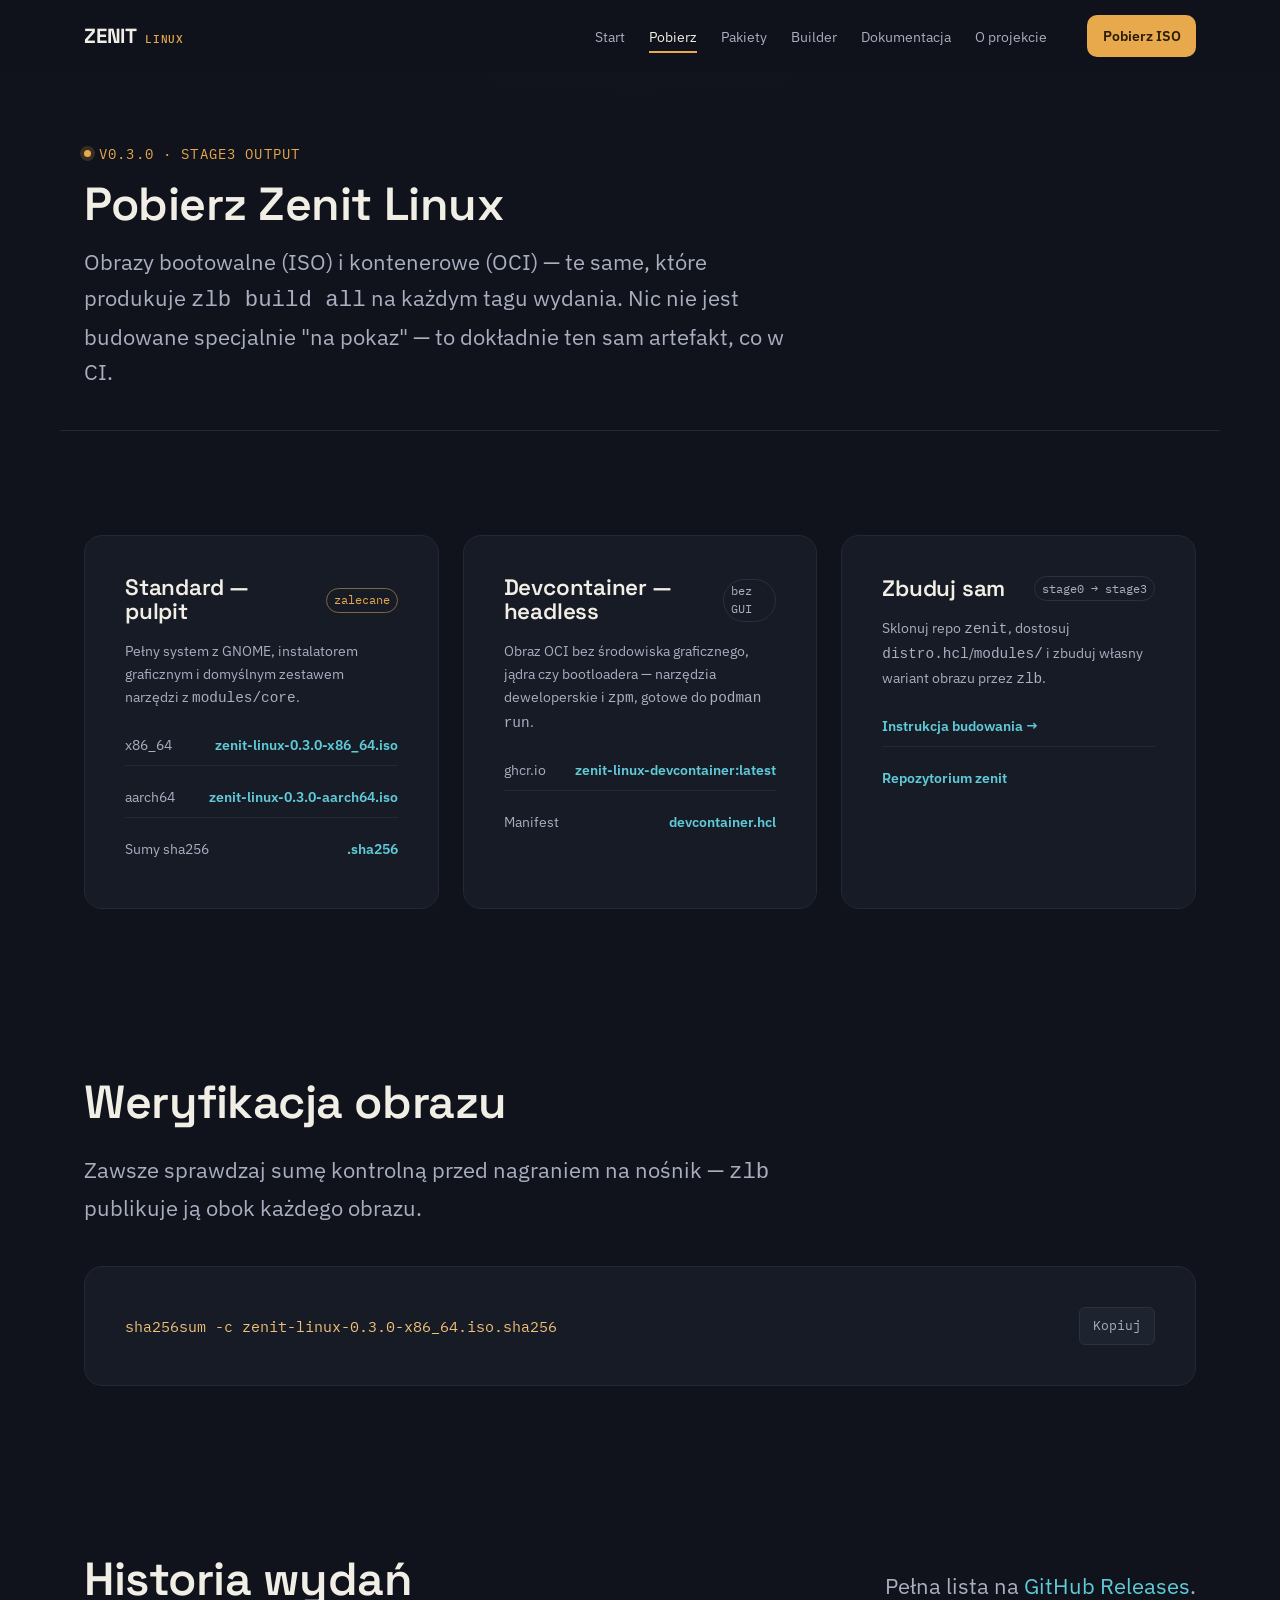
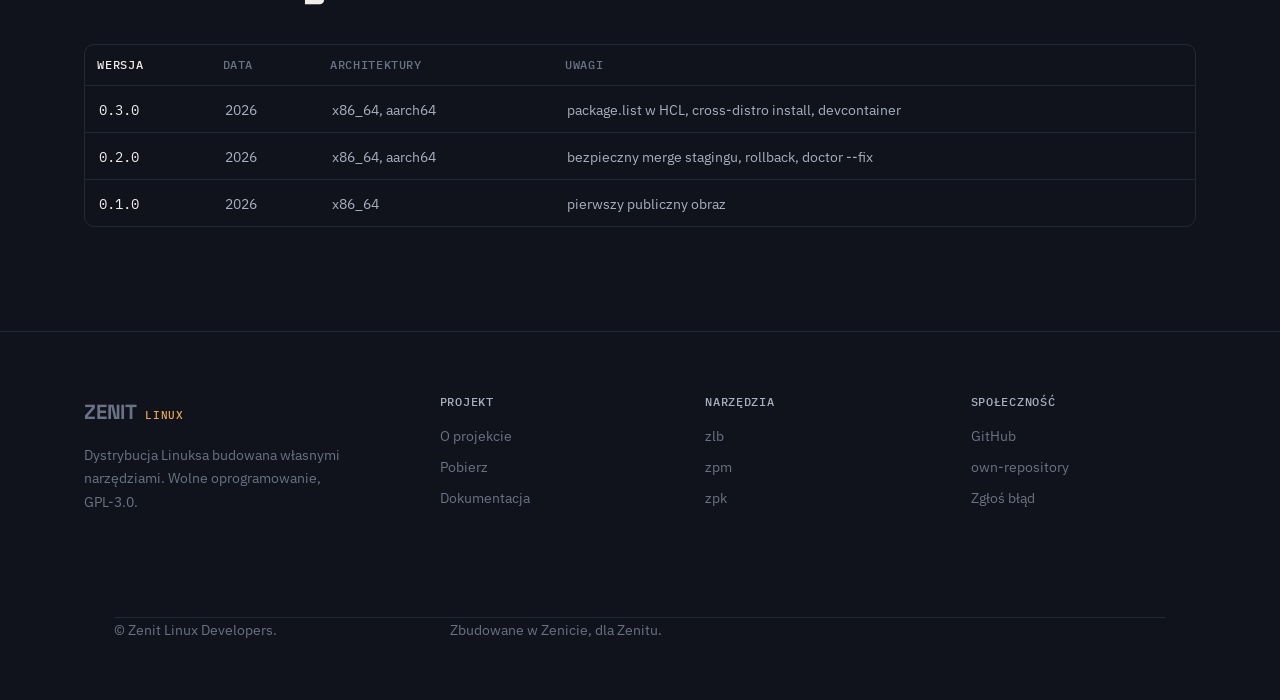
<file: pages/download.html>
<!DOCTYPE html>
<html lang="pl">
<head>
<meta charset="UTF-8">
<meta name="viewport" content="width=device-width, initial-scale=1.0">
<title>Pobierz — Zenit Linux</title>
<meta name="description" content="Pobierz obraz ISO Zenit Linux dla x86_64/aarch64, albo zbuduj własny przez zlb.">
<link rel="icon" href="https://raw.githubusercontent.com/Zenit-Linux/zenit/main/overlays/branding/icon-no-bg.png">
<link rel="preconnect" href="https://fonts.googleapis.com">
<link rel="preconnect" href="https://fonts.gstatic.com" crossorigin>
<link href="https://fonts.googleapis.com/css2?family=Space+Grotesk:wght@500;600;700&family=IBM+Plex+Sans:wght@400;500;600&family=IBM+Plex+Mono:wght@400;500;600&display=swap" rel="stylesheet">
<link rel="stylesheet" href="../styles/main.css">
</head>
<body>

<header class="site-header" data-scrolled="false">
  <div class="wrap">
    <a href="../index.html" class="wordmark">ZENIT<small>LINUX</small></a>
    <nav class="nav" data-open="false">
      <button class="nav__toggle" aria-label="Otwórz menu" aria-expanded="false">
        <svg width="18" height="18" viewBox="0 0 18 18" fill="none" aria-hidden="true">
          <path d="M2 4.5H16M2 9H16M2 13.5H16" stroke="currentColor" stroke-width="1.6" stroke-linecap="round"/>
        </svg>
      </button>
      <ul class="nav__links">
        <li><a href="../index.html">Start</a></li>
        <li><a href="download.html" aria-current="page">Pobierz</a></li>
        <li><a href="packages.html">Pakiety</a></li>
        <li><a href="builder.html">Builder</a></li>
        <li><a href="docs.html">Dokumentacja</a></li>
        <li><a href="about.html">O projekcie</a></li>
      </ul>
      <a class="btn btn--primary btn--sm" href="download.html">Pobierz ISO</a>
    </nav>
  </div>
</header>

<main>

  <section class="page-hero wrap">
    <span class="eyebrow">v0.3.0 · stage3 output</span>
    <h1>Pobierz Zenit Linux</h1>
    <p class="lede">Obrazy bootowalne (ISO) i kontenerowe (OCI) — te same, które produkuje <code>zlb build all</code> na każdym tagu wydania. Nic nie jest budowane specjalnie "na pokaz" — to dokładnie ten sam artefakt, co w CI.</p>
  </section>

  <section class="section wrap">
    <div class="grid-3" data-reveal>
      <div class="download-card">
        <div class="download-card__head">
          <h3>Standard — pulpit</h3>
          <span class="badge badge--accent">zalecane</span>
        </div>
        <p class="text-dim" style="font-size:var(--step--1)">Pełny system z GNOME, instalatorem graficznym i domyślnym zestawem narzędzi z <code>modules/core</code>.</p>
        <ul>
          <li>x86_64 <a href="#" download>zenit-linux-0.3.0-x86_64.iso</a></li>
          <li>aarch64 <a href="#" download>zenit-linux-0.3.0-aarch64.iso</a></li>
          <li>Sumy sha256 <a href="#" download>.sha256</a></li>
        </ul>
      </div>

      <div class="download-card">
        <div class="download-card__head">
          <h3>Devcontainer — headless</h3>
          <span class="badge">bez GUI</span>
        </div>
        <p class="text-dim" style="font-size:var(--step--1)">Obraz OCI bez środowiska graficznego, jądra czy bootloadera — narzędzia deweloperskie i <code>zpm</code>, gotowe do <code>podman run</code>.</p>
        <ul>
          <li>ghcr.io <a href="https://github.com/Zenit-Linux/zenit" target="_blank" rel="noopener">zenit-linux-devcontainer:latest</a></li>
          <li>Manifest <a href="https://github.com/Zenit-Linux/zenit/blob/main/devcontainer.hcl" target="_blank" rel="noopener">devcontainer.hcl</a></li>
        </ul>
      </div>

      <div class="download-card">
        <div class="download-card__head">
          <h3>Zbuduj sam</h3>
          <span class="badge">stage0 → stage3</span>
        </div>
        <p class="text-dim" style="font-size:var(--step--1)">Sklonuj repo <code>zenit</code>, dostosuj <code>distro.hcl</code>/<code>modules/</code> i zbuduj własny wariant obrazu przez <code>zlb</code>.</p>
        <ul>
          <li><a href="builder.html">Instrukcja budowania →</a></li>
          <li><a href="https://github.com/Zenit-Linux/zenit" target="_blank" rel="noopener">Repozytorium zenit</a></li>
        </ul>
      </div>
    </div>
  </section>

  <section class="section--tight wrap">
    <div class="section-head">
      <h2>Weryfikacja obrazu</h2>
      <p class="lede">Zawsze sprawdzaj sumę kontrolną przed nagraniem na nośnik — <code>zlb</code> publikuje ją obok każdego obrazu.</p>
    </div>
    <div class="install-box" data-reveal>
      <code id="verify-cmd">sha256sum -c zenit-linux-0.3.0-x86_64.iso.sha256</code>
      <button class="copy-btn" data-copy-target="#verify-cmd"><span class="copy-btn__label">Kopiuj</span></button>
    </div>
  </section>

  <section class="section wrap">
    <div class="section-head">
      <h2>Historia wydań</h2>
      <p class="lede">Pełna lista na <a href="https://github.com/Zenit-Linux/zenit/releases" target="_blank" rel="noopener" style="color:var(--accent-2)">GitHub Releases</a>.</p>
    </div>
    <div class="table-wrap" data-reveal>
      <table class="table">
        <thead>
          <tr><th>Wersja</th><th>Data</th><th>Architektury</th><th>Uwagi</th></tr>
        </thead>
        <tbody>
          <tr><td>0.3.0</td><td>2026</td><td>x86_64, aarch64</td><td>package.list w HCL, cross-distro install, devcontainer</td></tr>
          <tr><td>0.2.0</td><td>2026</td><td>x86_64, aarch64</td><td>bezpieczny merge stagingu, rollback, doctor --fix</td></tr>
          <tr><td>0.1.0</td><td>2026</td><td>x86_64</td><td>pierwszy publiczny obraz</td></tr>
        </tbody>
      </table>
    </div>
  </section>

</main>

<footer class="site-footer">
  <div class="wrap">
    <div class="footer-col footer-brand">
      <a href="../index.html" class="wordmark">ZENIT<small>LINUX</small></a>
      <p>Dystrybucja Linuksa budowana własnymi narzędziami. Wolne oprogramowanie, GPL-3.0.</p>
    </div>
    <div class="footer-col">
      <h4>Projekt</h4>
      <ul>
        <li><a href="about.html">O projekcie</a></li>
        <li><a href="download.html">Pobierz</a></li>
        <li><a href="docs.html">Dokumentacja</a></li>
      </ul>
    </div>
    <div class="footer-col">
      <h4>Narzędzia</h4>
      <ul>
        <li><a href="builder.html">zlb</a></li>
        <li><a href="docs.html#zpm-podstawy">zpm</a></li>
        <li><a href="docs.html#publikacja">zpk</a></li>
      </ul>
    </div>
    <div class="footer-col">
      <h4>Społeczność</h4>
      <ul>
        <li><a href="https://github.com/Zenit-Linux" target="_blank" rel="noopener">GitHub</a></li>
        <li><a href="https://github.com/Zenit-Linux/own-repository" target="_blank" rel="noopener">own-repository</a></li>
        <li><a href="https://github.com/Zenit-Linux/zenit/issues" target="_blank" rel="noopener">Zgłoś błąd</a></li>
      </ul>
    </div>
    <div class="footer-bottom wrap" style="padding:0; grid-column: 1 / -1;">
      <span>© Zenit Linux Developers.</span>
      <span>Zbudowane w Zenicie, dla Zenitu.</span>
    </div>
  </div>
</footer>

<script type="text/javascript" src="../scripts/nav.js"></script>
<script type="text/javascript" src="../scripts/copy.js"></script>
</body>
</html>
</file>
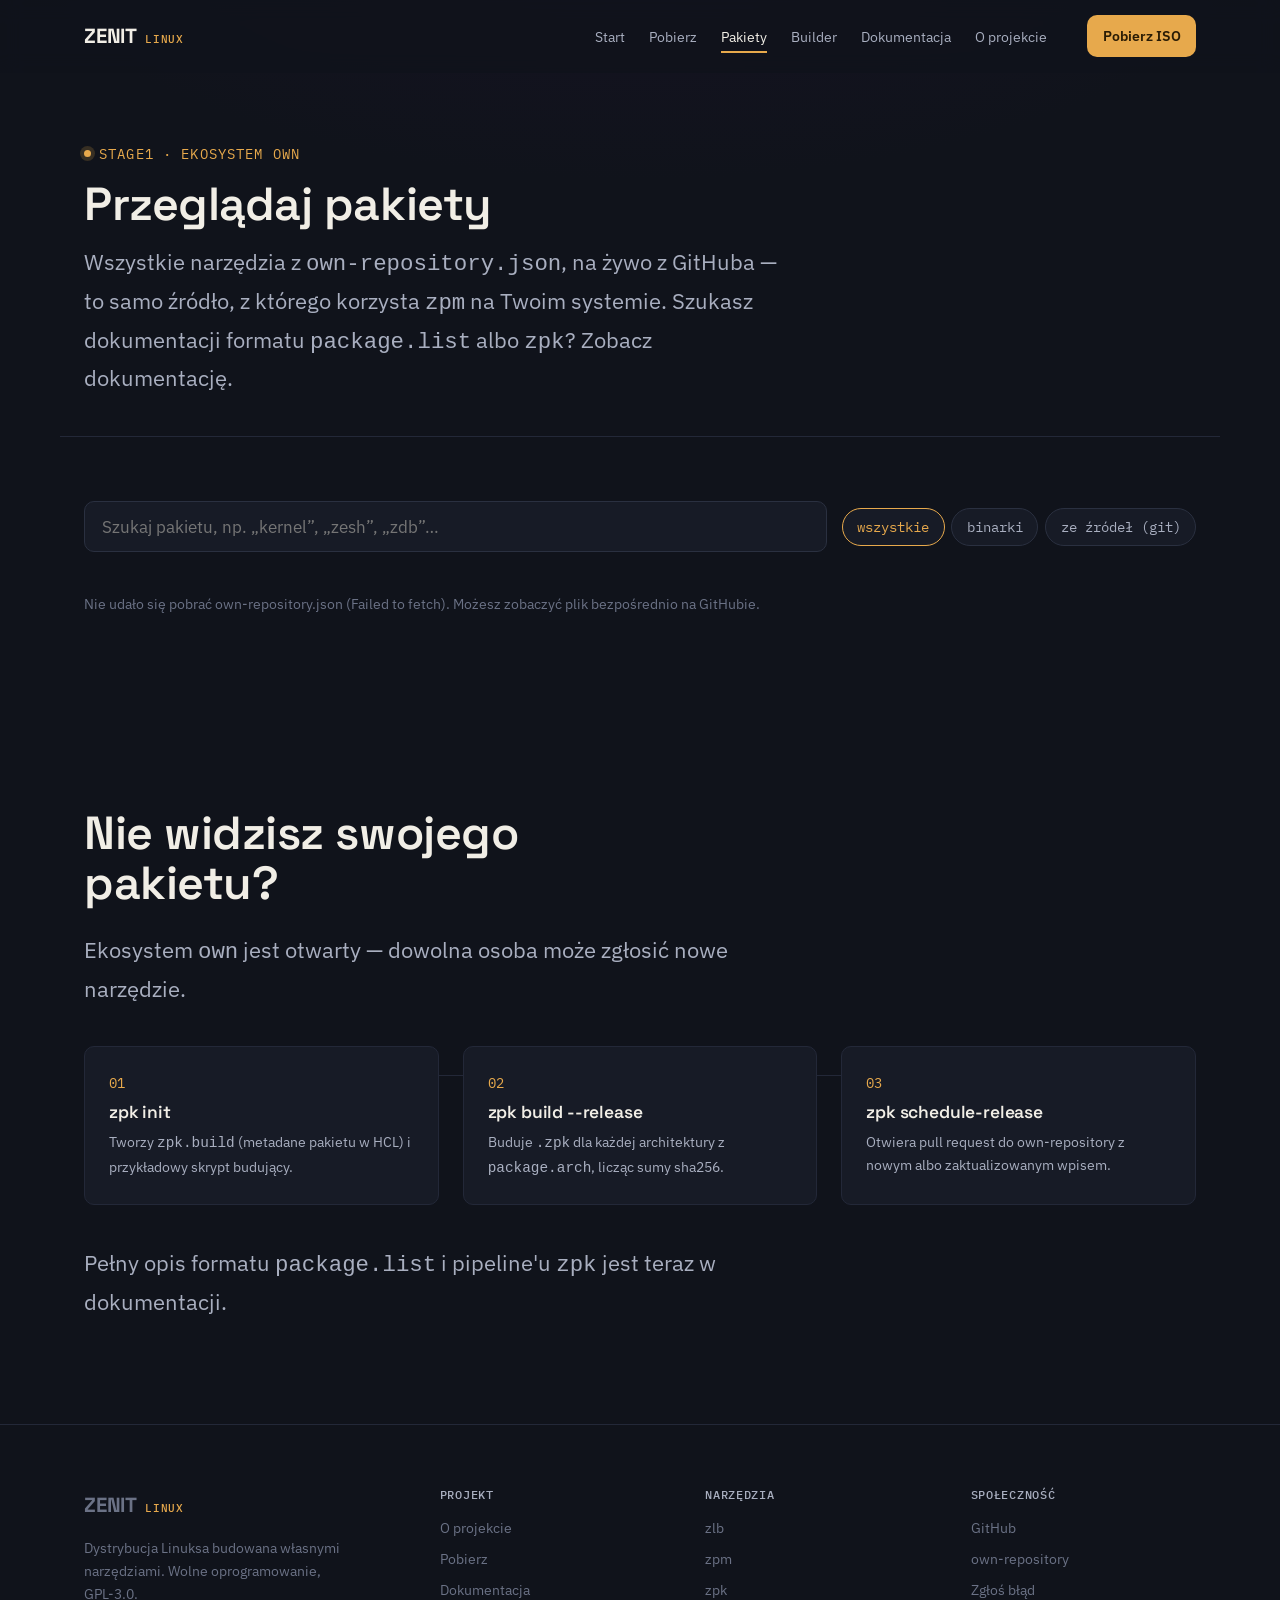
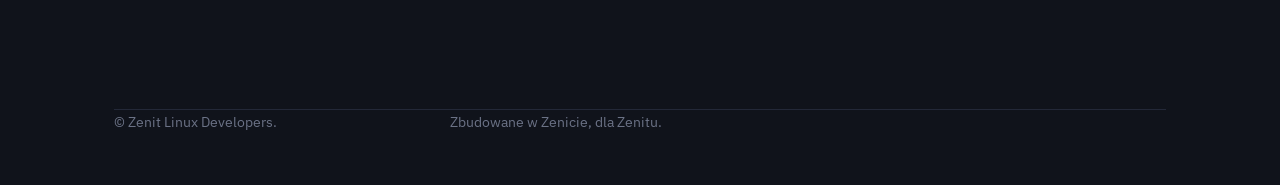
<file: pages/packages.html>
<!DOCTYPE html>
<html lang="pl">
<head>
<meta charset="UTF-8">
<meta name="viewport" content="width=device-width, initial-scale=1.0">
<title>Pakiety — Zenit Linux</title>
<meta name="description" content="Przeglądaj i wyszukuj pakiety ekosystemu own — narzędzi Zenit Linux dostępnych przez zpm, na żywo z own-repository.json.">
<link rel="icon" href="https://raw.githubusercontent.com/Zenit-Linux/zenit/main/overlays/branding/icon-no-bg.png">
<link rel="preconnect" href="https://fonts.googleapis.com">
<link rel="preconnect" href="https://fonts.gstatic.com" crossorigin>
<link href="https://fonts.googleapis.com/css2?family=Space+Grotesk:wght@500;600;700&family=IBM+Plex+Sans:wght@400;500;600&family=IBM+Plex+Mono:wght@400;500;600&display=swap" rel="stylesheet">
<link rel="stylesheet" href="../styles/main.css">
<style>
  /* Style lokalne dla przeglądarki pakietów -- reszta strony korzysta
     wyłącznie z main.css, ale ten widok (siatka kart + pasek
     wyszukiwania + filtr typu) jest specyficzny dla tej strony i nie ma
     odpowiednika gdzie indziej w serwisie, więc nie warto go tam dodawać. */
  .pkg-toolbar {
    display: flex; gap: var(--space-2); flex-wrap: wrap; align-items: center;
    margin-bottom: var(--space-4);
  }
  .pkg-search {
    flex: 1 1 320px; min-width: 220px;
    background: var(--surface); border: 1px solid var(--border);
    border-radius: var(--radius-m); color: var(--text);
    padding: 0.75em 1em; font-size: var(--step-0); font-family: inherit;
  }
  .pkg-search:focus { outline: 2px solid var(--accent); outline-offset: 1px; }
  .pkg-filters { display: flex; gap: 0.4em; flex-wrap: wrap; }
  .pkg-filter {
    background: var(--surface); border: 1px solid var(--border); color: var(--text-dim);
    border-radius: 999px; padding: 0.45em 1em; font-size: var(--step--1);
    font-family: var(--font-mono); cursor: pointer; transition: border-color .15s, color .15s;
  }
  .pkg-filter[aria-pressed="true"] { border-color: var(--accent); color: var(--accent); }
  .pkg-status { color: var(--text-faint); font-size: var(--step--1); margin-bottom: var(--space-3); min-height: 1.4em; }
  .pkg-grid { display: grid; grid-template-columns: repeat(auto-fill, minmax(280px, 1fr)); gap: var(--space-3); }
  .pkg-card {
    background: var(--surface); border: 1px solid var(--border-soft); border-radius: var(--radius-m);
    padding: var(--space-3); display: flex; flex-direction: column; gap: 0.5em;
  }
  .pkg-card__head { display: flex; align-items: baseline; justify-content: space-between; gap: 0.5em; }
  .pkg-card__name { font-family: var(--font-mono); font-size: var(--step-1); font-weight: 600; color: var(--text); word-break: break-word; }
  .pkg-card__type {
    font-family: var(--font-mono); font-size: var(--step--1); color: var(--accent-2);
    border: 1px solid var(--border); border-radius: 999px; padding: 0.15em 0.65em; white-space: nowrap;
  }
  .pkg-card__info { color: var(--text-dim); font-size: var(--step--1); flex: 1; }
  .pkg-card__meta { display: flex; flex-wrap: wrap; gap: 0.4em; font-size: var(--step--1); color: var(--text-faint); font-family: var(--font-mono); }
  .pkg-card__meta span { border: 1px solid var(--border-soft); border-radius: var(--radius-s); padding: 0.1em 0.5em; }
  .pkg-card__cmd {
    font-family: var(--font-mono); font-size: var(--step--1); background: var(--surface-2);
    border-radius: var(--radius-s); padding: 0.5em 0.75em; color: var(--accent-soft);
    overflow-x: auto; white-space: nowrap;
  }
  .pkg-empty { padding: var(--space-5) var(--space-3); text-align: center; color: var(--text-faint); }
</style>
</head>
<body>

<header class="site-header" data-scrolled="false">
  <div class="wrap">
    <a href="../index.html" class="wordmark">ZENIT<small>LINUX</small></a>
    <nav class="nav" data-open="false">
      <button class="nav__toggle" aria-label="Otwórz menu" aria-expanded="false">
        <svg width="18" height="18" viewBox="0 0 18 18" fill="none" aria-hidden="true">
          <path d="M2 4.5H16M2 9H16M2 13.5H16" stroke="currentColor" stroke-width="1.6" stroke-linecap="round"/>
        </svg>
      </button>
      <ul class="nav__links">
        <li><a href="../index.html">Start</a></li>
        <li><a href="download.html">Pobierz</a></li>
        <li><a href="packages.html" aria-current="page">Pakiety</a></li>
        <li><a href="builder.html">Builder</a></li>
        <li><a href="docs.html">Dokumentacja</a></li>
        <li><a href="about.html">O projekcie</a></li>
      </ul>
      <a class="btn btn--primary btn--sm" href="download.html">Pobierz ISO</a>
    </nav>
  </div>
</header>

<main>

  <section class="page-hero wrap">
    <span class="eyebrow">stage1 · ekosystem own</span>
    <h1>Przeglądaj pakiety</h1>
    <p class="lede">Wszystkie narzędzia z <code>own-repository.json</code>, na żywo z GitHuba — to samo źródło, z którego korzysta <code>zpm</code> na Twoim systemie. Szukasz dokumentacji formatu <code>package.list</code> albo <code>zpk</code>? Zobacz <a href="docs.html#package-list">dokumentację</a>.</p>
  </section>

  <section class="section--tight wrap">
    <div class="pkg-toolbar">
      <input type="search" class="pkg-search" id="pkg-search" placeholder="Szukaj pakietu, np. „kernel”, „zesh”, „zdb”…" autocomplete="off">
      <div class="pkg-filters" id="pkg-filters" role="group" aria-label="Filtruj po typie">
        <button type="button" class="pkg-filter" data-filter="all" aria-pressed="true">wszystkie</button>
        <button type="button" class="pkg-filter" data-filter="otkBinary" aria-pressed="false">binarki</button>
        <button type="button" class="pkg-filter" data-filter="otkGit" aria-pressed="false">ze źródeł (git)</button>
      </div>
    </div>
    <p class="pkg-status" id="pkg-status" role="status" aria-live="polite">Wczytywanie own-repository.json…</p>
    <div class="pkg-grid" id="pkg-grid"></div>
    <div class="pkg-empty" id="pkg-empty" hidden>Brak pakietów pasujących do wyszukiwania.</div>
  </section>

  <section class="section wrap">
    <div class="section-head">
      <h2>Nie widzisz swojego pakietu?</h2>
      <p class="lede">Ekosystem <code>own</code> jest otwarty — dowolna osoba może zgłosić nowe narzędzie.</p>
    </div>
    <div class="pipeline" data-reveal style="grid-template-columns: repeat(3, 1fr);">
      <div class="stage-card">
        <span class="stage-card__tag">01</span>
        <h3>zpk init</h3>
        <p>Tworzy <code>zpk.build</code> (metadane pakietu w HCL) i przykładowy skrypt budujący.</p>
      </div>
      <div class="stage-card">
        <span class="stage-card__tag">02</span>
        <h3>zpk build --release</h3>
        <p>Buduje <code>.zpk</code> dla każdej architektury z <code>package.arch</code>, licząc sumy sha256.</p>
      </div>
      <div class="stage-card">
        <span class="stage-card__tag">03</span>
        <h3>zpk schedule-release</h3>
        <p>Otwiera pull request do <a href="https://github.com/Zenit-Linux/own-repository" target="_blank" rel="noopener">own-repository</a> z nowym albo zaktualizowanym wpisem.</p>
      </div>
    </div>
    <p class="lede mt-4">Pełny opis formatu <code>package.list</code> i pipeline'u <code>zpk</code> jest teraz w <a href="docs.html#publikacja">dokumentacji</a>.</p>
  </section>

</main>

<footer class="site-footer">
  <div class="wrap">
    <div class="footer-col footer-brand">
      <a href="../index.html" class="wordmark">ZENIT<small>LINUX</small></a>
      <p>Dystrybucja Linuksa budowana własnymi narzędziami. Wolne oprogramowanie, GPL-3.0.</p>
    </div>
    <div class="footer-col">
      <h4>Projekt</h4>
      <ul>
        <li><a href="about.html">O projekcie</a></li>
        <li><a href="download.html">Pobierz</a></li>
        <li><a href="docs.html">Dokumentacja</a></li>
      </ul>
    </div>
    <div class="footer-col">
      <h4>Narzędzia</h4>
      <ul>
        <li><a href="builder.html">zlb</a></li>
        <li><a href="docs.html#zpm-podstawy">zpm</a></li>
        <li><a href="docs.html#publikacja">zpk</a></li>
      </ul>
    </div>
    <div class="footer-col">
      <h4>Społeczność</h4>
      <ul>
        <li><a href="https://github.com/Zenit-Linux" target="_blank" rel="noopener">GitHub</a></li>
        <li><a href="https://github.com/Zenit-Linux/own-repository" target="_blank" rel="noopener">own-repository</a></li>
        <li><a href="https://github.com/Zenit-Linux/zenit/issues" target="_blank" rel="noopener">Zgłoś błąd</a></li>
      </ul>
    </div>
    <div class="footer-bottom wrap" style="padding:0; grid-column: 1 / -1;">
      <span>© Zenit Linux Developers.</span>
      <span>Zbudowane w Zenicie, dla Zenitu.</span>
    </div>
  </div>
</footer>

<script type="text/javascript" src="../scripts/nav.js"></script>
<script type="text/javascript" src="../scripts/copy.js"></script>
<script type="text/javascript" src="../scripts/packages.js"></script>
</body>
</html>
</file>
<file: styles/main.css>
/* =========================================================================
   ZENIT LINUX — main.css
   Design signature: "the distro that builds itself" — a dark sky at the
   moment of zenith (sun at its highest point), rendered as a terminal
   that compiles its own light. Warm solar amber against deep indigo-navy,
   never pure black. Structural vocabulary borrowed from the real build
   pipeline (stage0 → stage3) instead of generic numbered steps.
   ========================================================================= */

/* ---- Tokens ------------------------------------------------------------ */
:root {
  /* Color */
  --bg:          #10131b;
  --bg-glow:     #171225;
  --surface:     #171b26;
  --surface-2:   #1e2330;
  --border:      #2a3040;
  --border-soft: #232838;
  --text:        #f1eee6;
  --text-dim:    #a9afc0;
  --text-faint:  #6b7286;
  --accent:      #e7a94c;   /* zenith gold — sun at its highest point */
  --accent-soft: #f0c079;
  --accent-ink:  #2a1c05;   /* text-on-accent */
  --accent-2:    #5fcbd8;   /* dawn cyan — secondary, used sparingly */
  --danger:      #e2685c;
  --ok:          #7fd1a0;

  /* Type */
  --font-display: "Space Grotesk", "Segoe UI", sans-serif;
  --font-body:    "IBM Plex Sans", "Segoe UI", sans-serif;
  --font-mono:    "IBM Plex Mono", ui-monospace, "SFMono-Regular", Menlo, monospace;

  /* Scale */
  --step--1: clamp(0.83rem, 0.8rem + 0.15vw, 0.9rem);
  --step-0:  clamp(1rem, 0.96rem + 0.2vw, 1.09rem);
  --step-1:  clamp(1.2rem, 1.12rem + 0.4vw, 1.4rem);
  --step-2:  clamp(1.5rem, 1.32rem + 0.9vw, 1.95rem);
  --step-3:  clamp(2rem, 1.6rem + 2vw, 2.9rem);
  --step-4:  clamp(2.6rem, 1.9rem + 3.5vw, 4.2rem);

  --space-1: 0.5rem;
  --space-2: 0.9rem;
  --space-3: 1.5rem;
  --space-4: 2.5rem;
  --space-5: 4rem;
  --space-6: 6.5rem;

  --radius-s: 6px;
  --radius-m: 10px;
  --radius-l: 18px;
  --container: 1160px;

  --ease: cubic-bezier(0.16, 1, 0.3, 1);
}

/* ---- Reset --------------------------------------------------------------*/
*, *::before, *::after { box-sizing: border-box; }
html { scroll-behavior: smooth; }
@media (prefers-reduced-motion: reduce) {
  html { scroll-behavior: auto; }
  *, *::before, *::after { animation-duration: 0.001ms !important; animation-iteration-count: 1 !important; transition-duration: 0.001ms !important; scroll-behavior: auto !important; }
}

body {
  margin: 0;
  background:
    radial-gradient(1200px 600px at 50% -10%, var(--bg-glow) 0%, transparent 60%),
    var(--bg);
  color: var(--text);
  font-family: var(--font-body);
  font-size: var(--step-0);
  line-height: 1.6;
  -webkit-font-smoothing: antialiased;
}

h1, h2, h3, h4 { font-family: var(--font-display); font-weight: 600; line-height: 1.08; margin: 0; letter-spacing: -0.01em; }
p { margin: 0; }
a { color: inherit; text-decoration: none; }
img { max-width: 100%; display: block; }
ul, ol { margin: 0; padding: 0; list-style: none; }
button { font: inherit; }

:focus-visible {
  outline: 2px solid var(--accent);
  outline-offset: 3px;
  border-radius: 4px;
}

::selection { background: var(--accent); color: var(--accent-ink); }

/* ---- Layout helpers ------------------------------------------------------ */
.wrap {
  max-width: var(--container);
  margin: 0 auto;
  padding: 0 var(--space-3);
}
.section { padding-block: var(--space-6); }
.section--tight { padding-block: var(--space-5); }
@media (max-width: 720px) {
  .section { padding-block: var(--space-5); }
  .section--tight { padding-block: var(--space-4); }
}

.eyebrow {
  display: inline-flex;
  align-items: center;
  gap: 0.55em;
  font-family: var(--font-mono);
  font-size: var(--step--1);
  letter-spacing: 0.08em;
  text-transform: uppercase;
  color: var(--accent);
}
.eyebrow::before {
  content: "";
  width: 7px; height: 7px;
  border-radius: 50%;
  background: var(--accent);
  box-shadow: 0 0 0 4px color-mix(in srgb, var(--accent) 18%, transparent);
}

.lede { color: var(--text-dim); font-size: var(--step-1); max-width: 54ch; }

/* ---- Buttons -------------------------------------------------------------*/
.btn {
  display: inline-flex;
  align-items: center;
  gap: 0.55em;
  padding: 0.85em 1.4em;
  border-radius: var(--radius-m);
  font-family: var(--font-body);
  font-weight: 600;
  font-size: var(--step--1);
  border: 1px solid transparent;
  cursor: pointer;
  transition: transform 0.18s var(--ease), background 0.18s var(--ease), border-color 0.18s var(--ease);
  white-space: nowrap;
}
.btn:hover { transform: translateY(-1px); }
.btn:active { transform: translateY(0); }

.btn--primary { background: var(--accent); color: var(--accent-ink); }
.btn--primary:hover { background: var(--accent-soft); }

.btn--ghost { background: transparent; color: var(--text); border-color: var(--border); }
.btn--ghost:hover { border-color: var(--text-dim); }

.btn--sm { padding: 0.6em 1em; font-size: var(--step--1); }

.btn-row { display: flex; gap: var(--space-2); flex-wrap: wrap; align-items: center; }

/* ---- Site header ----------------------------------------------------------*/
.site-header {
  position: sticky;
  top: 0;
  z-index: 40;
  border-bottom: 1px solid transparent;
  background: color-mix(in srgb, var(--bg) 78%, transparent);
  backdrop-filter: blur(10px);
  transition: border-color 0.25s var(--ease), background 0.25s var(--ease);
}
.site-header[data-scrolled="true"] {
  border-bottom-color: var(--border-soft);
  background: color-mix(in srgb, var(--bg) 94%, transparent);
}
.site-header .wrap {
  display: flex;
  align-items: center;
  justify-content: space-between;
  height: 72px;
  gap: var(--space-3);
}

.wordmark {
  display: inline-flex;
  align-items: baseline;
  gap: 0.4em;
  font-family: var(--font-display);
  font-weight: 700;
  font-size: 1.28rem;
  letter-spacing: -0.01em;
}
.wordmark small {
  font-family: var(--font-mono);
  font-weight: 500;
  font-size: 0.55em;
  color: var(--accent);
  letter-spacing: 0.06em;
}

.nav {
  display: flex;
  align-items: center;
  gap: var(--space-4);
}
.nav__links {
  display: flex;
  gap: var(--space-3);
  font-size: var(--step--1);
  color: var(--text-dim);
}
.nav__links a { padding: 0.4em 0; border-bottom: 2px solid transparent; transition: color 0.18s var(--ease), border-color 0.18s var(--ease); }
.nav__links a:hover, .nav__links a[aria-current="page"] { color: var(--text); }
.nav__links a[aria-current="page"] { border-color: var(--accent); }

.nav__toggle {
  display: none;
  background: none;
  border: 1px solid var(--border);
  border-radius: var(--radius-s);
  width: 40px; height: 40px;
  color: var(--text);
  align-items: center;
  justify-content: center;
}

@media (max-width: 860px) {
  .nav__toggle { display: inline-flex; }
  .nav { position: relative; }
  .nav__links {
    position: fixed;
    inset: 72px 0 auto 0;
    flex-direction: column;
    gap: 0;
    background: var(--surface);
    border-bottom: 1px solid var(--border-soft);
    padding: var(--space-2) var(--space-3) var(--space-3);
    transform: translateY(-8px);
    opacity: 0;
    pointer-events: none;
    transition: transform 0.22s var(--ease), opacity 0.22s var(--ease);
  }
  .nav__links a { display: block; padding: 0.85em 0; border-bottom: 1px solid var(--border-soft); }
  .nav[data-open="true"] .nav__links { transform: translateY(0); opacity: 1; pointer-events: auto; }
  .nav .btn--primary { display: none; }
}

/* ---- Hero -------------------------------------------------------------- */
.hero {
  padding-block: var(--space-6) var(--space-5);
  display: grid;
  grid-template-columns: 1.1fr 1fr;
  gap: var(--space-5);
  align-items: center;
}
@media (max-width: 940px) {
  .hero { grid-template-columns: 1fr; padding-block: var(--space-5) var(--space-4); }
}

.hero__eyebrow { margin-bottom: var(--space-3); }
.hero h1 { font-size: var(--step-4); }
.hero h1 .accent { color: var(--accent); }
.hero__lede { margin-top: var(--space-3); }
.hero .btn-row { margin-top: var(--space-4); }
.hero__meta {
  margin-top: var(--space-3);
  font-family: var(--font-mono);
  font-size: var(--step--1);
  color: var(--text-faint);
}

/* ---- Terminal / boot log ------------------------------------------------ */
.terminal {
  background: var(--surface);
  border: 1px solid var(--border-soft);
  border-radius: var(--radius-l);
  overflow: hidden;
  box-shadow: 0 30px 80px -30px rgba(0,0,0,0.65);
}
.terminal__bar {
  display: flex;
  align-items: center;
  gap: var(--space-2);
  padding: 0.75em 1em;
  background: var(--surface-2);
  border-bottom: 1px solid var(--border-soft);
}
.terminal__dots { display: flex; gap: 6px; }
.terminal__dots span { width: 10px; height: 10px; border-radius: 50%; background: var(--border); }
.terminal__title {
  font-family: var(--font-mono);
  font-size: var(--step--1);
  color: var(--text-faint);
  margin-left: var(--space-1);
}
.terminal__body {
  padding: 1.25em 1.4em 1.6em;
  font-family: var(--font-mono);
  font-size: 0.86rem;
  min-height: 15.5em;
  color: var(--text-dim);
}
.terminal__body .line { white-space: pre-wrap; word-break: break-word; }
.terminal__body .line + .line { margin-top: 0.35em; }
.terminal__body .prompt { color: var(--accent-2); }
.terminal__body .ok { color: var(--ok); }
.terminal__body .stage { color: var(--accent); }
.terminal__cursor {
  display: inline-block;
  width: 0.55em; height: 1.1em;
  background: var(--accent);
  vertical-align: -0.15em;
  animation: blink 1s steps(1) infinite;
}
@keyframes blink { 50% { opacity: 0; } }

/* ---- Stage pipeline ------------------------------------------------------*/
.pipeline {
  display: grid;
  grid-template-columns: repeat(4, 1fr);
  gap: var(--space-3);
  margin-top: var(--space-4);
}
@media (max-width: 860px) { .pipeline { grid-template-columns: 1fr; } }

.stage-card {
  position: relative;
  background: var(--surface);
  border: 1px solid var(--border-soft);
  border-radius: var(--radius-m);
  padding: var(--space-3);
}
.stage-card__tag {
  font-family: var(--font-mono);
  font-size: var(--step--1);
  color: var(--accent);
  display: block;
  margin-bottom: 0.6em;
}
.stage-card h3 { font-size: var(--step-0); margin-bottom: 0.45em; }
.stage-card p { color: var(--text-dim); font-size: var(--step--1); }

.pipeline-track {
  display: none;
}
@media (min-width: 861px) {
  .pipeline { position: relative; }
  .pipeline::before {
    content: "";
    position: absolute;
    top: 1.65em;
    left: 6%;
    right: 6%;
    height: 1px;
    background: linear-gradient(90deg, transparent, var(--border-soft) 10%, var(--border-soft) 90%, transparent);
    z-index: 0;
  }
}

/* ---- Feature / tool cards ------------------------------------------------*/
.grid-3 { display: grid; grid-template-columns: repeat(3, 1fr); gap: var(--space-3); }
@media (max-width: 900px) { .grid-3 { grid-template-columns: 1fr; } }

.tool-card {
  background: var(--surface);
  border: 1px solid var(--border-soft);
  border-radius: var(--radius-l);
  padding: var(--space-4);
  display: flex;
  flex-direction: column;
  gap: var(--space-2);
  transition: border-color 0.2s var(--ease), transform 0.2s var(--ease);
}
.tool-card:hover { border-color: var(--border); transform: translateY(-2px); }
.tool-card__icon {
  width: 44px; height: 44px;
  border-radius: 12px;
  background: color-mix(in srgb, var(--accent) 14%, var(--surface-2));
  color: var(--accent);
  display: flex; align-items: center; justify-content: center;
  font-family: var(--font-mono);
  font-weight: 600;
}
.tool-card h3 { font-size: var(--step-1); }
.tool-card p { color: var(--text-dim); font-size: var(--step--1); }
.tool-card__cmd {
  margin-top: auto;
  font-family: var(--font-mono);
  font-size: 0.8rem;
  color: var(--text-faint);
  padding-top: var(--space-2);
  border-top: 1px dashed var(--border-soft);
}
.tool-card a.tool-card__link { color: var(--accent-2); font-size: var(--step--1); font-weight: 600; }

/* ---- Section heads ------------------------------------------------------ */
.section-head { display: flex; justify-content: space-between; align-items: flex-end; gap: var(--space-3); margin-bottom: var(--space-4); flex-wrap: wrap; }
.section-head h2 { font-size: var(--step-3); max-width: 20ch; }
.section-head .lede { margin: 0; }

/* ---- Install snippet ----------------------------------------------------- */
.install-box {
  background: var(--surface);
  border: 1px solid var(--border-soft);
  border-radius: var(--radius-l);
  padding: var(--space-4);
  display: grid;
  grid-template-columns: 1fr auto;
  gap: var(--space-3);
  align-items: center;
}
@media (max-width: 700px) { .install-box { grid-template-columns: 1fr; } }
.install-box code {
  font-family: var(--font-mono);
  font-size: 0.95rem;
  color: var(--accent-soft);
  overflow-x: auto;
  display: block;
}
.copy-btn {
  display: inline-flex; align-items: center; gap: 0.5em;
  background: var(--surface-2);
  border: 1px solid var(--border);
  color: var(--text-dim);
  padding: 0.6em 1em;
  border-radius: var(--radius-s);
  font-family: var(--font-mono);
  font-size: 0.8rem;
  cursor: pointer;
  transition: color 0.15s var(--ease), border-color 0.15s var(--ease);
}
.copy-btn:hover { color: var(--text); border-color: var(--text-dim); }
.copy-btn[data-copied="true"] { color: var(--ok); border-color: var(--ok); }

/* ---- Prose / docs ---------------------------------------------------------*/
.prose { max-width: 72ch; }
.prose h2 { font-size: var(--step-2); margin-top: var(--space-5); }
.prose h2:first-child { margin-top: 0; }
.prose h3 { font-size: var(--step-1); margin-top: var(--space-4); }
.prose p, .prose ul, .prose ol { margin-top: var(--space-2); color: var(--text-dim); }
.prose ul, .prose ol { padding-left: 1.3em; list-style: disc; }
.prose ol { list-style: decimal; }
.prose li + li { margin-top: 0.4em; }
.prose a { color: var(--accent-2); text-decoration: underline; text-underline-offset: 3px; }
.prose strong { color: var(--text); }
.prose code {
  font-family: var(--font-mono);
  font-size: 0.88em;
  background: var(--surface-2);
  border: 1px solid var(--border-soft);
  padding: 0.15em 0.4em;
  border-radius: 4px;
  color: var(--accent-soft);
}
.prose pre {
  margin-top: var(--space-2);
  background: var(--surface);
  border: 1px solid var(--border-soft);
  border-radius: var(--radius-m);
  padding: 1em 1.2em;
  overflow-x: auto;
}
.prose pre code { background: none; border: none; padding: 0; color: var(--text-dim); }
.prose blockquote {
  margin-top: var(--space-3);
  border-left: 3px solid var(--accent);
  padding-left: var(--space-3);
  color: var(--text-dim);
  font-style: normal;
}

/* ---- Page hero (subpages) ------------------------------------------------*/
.page-hero { padding-block: var(--space-5) var(--space-4); border-bottom: 1px solid var(--border-soft); }
.page-hero h1 { font-size: var(--step-3); margin-top: var(--space-2); }
.page-hero .lede { margin-top: var(--space-2); }

/* ---- Two column docs layout ----------------------------------------------*/
.docs-layout {
  display: grid;
  grid-template-columns: 220px 1fr;
  gap: var(--space-5);
  align-items: start;
}
@media (max-width: 860px) { .docs-layout { grid-template-columns: 1fr; } }
.docs-nav {
  position: sticky;
  top: 92px;
  font-size: var(--step--1);
}
.docs-nav .eyebrow { margin-bottom: var(--space-2); }
.docs-nav ul { display: flex; flex-direction: column; gap: 0.35em; }
.docs-nav a { display: block; padding: 0.35em 0; color: var(--text-dim); }
.docs-nav a:hover { color: var(--text); }
.docs-nav a.is-active { color: var(--accent); }

/* ---- Table (packages / downloads) -----------------------------------------*/
.table {
  width: 100%;
  border-collapse: collapse;
  font-size: var(--step--1);
}
.table th, .table td { text-align: left; padding: 0.8em 1em; border-bottom: 1px solid var(--border-soft); }
.table th { color: var(--text-faint); font-weight: 500; font-family: var(--font-mono); font-size: 0.78rem; text-transform: uppercase; letter-spacing: 0.05em; }
.table td { color: var(--text-dim); }
.table td:first-child, .table th:first-child { color: var(--text); font-family: var(--font-mono); }
.table-wrap { overflow-x: auto; border: 1px solid var(--border-soft); border-radius: var(--radius-m); }
.table-wrap .table { border: none; }
.table-wrap .table tr:last-child td { border-bottom: none; }

.badge {
  display: inline-flex;
  align-items: center;
  font-family: var(--font-mono);
  font-size: 0.72rem;
  padding: 0.2em 0.6em;
  border-radius: 999px;
  border: 1px solid var(--border);
  color: var(--text-dim);
}
.badge--accent { color: var(--accent); border-color: color-mix(in srgb, var(--accent) 45%, var(--border)); }

/* ---- Download cards --------------------------------------------------------*/
.download-card {
  background: var(--surface);
  border: 1px solid var(--border-soft);
  border-radius: var(--radius-l);
  padding: var(--space-4);
}
.download-card__head { display: flex; justify-content: space-between; align-items: center; gap: var(--space-2); margin-bottom: var(--space-2); }
.download-card h3 { font-size: var(--step-1); }
.download-card ul { margin-top: var(--space-2); display: flex; flex-direction: column; gap: 0.6em; }
.download-card li { display: flex; justify-content: space-between; align-items: center; font-size: var(--step--1); color: var(--text-dim); padding: 0.6em 0; border-bottom: 1px solid var(--border-soft); }
.download-card li:last-child { border-bottom: none; }
.download-card li a { color: var(--accent-2); font-weight: 600; }

/* ---- CTA band -------------------------------------------------------------*/
.cta-band {
  border: 1px solid var(--border-soft);
  background: linear-gradient(135deg, var(--surface), var(--surface-2));
  border-radius: var(--radius-l);
  padding: var(--space-5);
  text-align: center;
}
.cta-band h2 { font-size: var(--step-3); }
.cta-band .lede { margin: var(--space-2) auto 0; text-align: center; }
.cta-band .btn-row { justify-content: center; margin-top: var(--space-4); }

/* ---- Footer -----------------------------------------------------------------*/
.site-footer { border-top: 1px solid var(--border-soft); padding-block: var(--space-5); color: var(--text-faint); font-size: var(--step--1); }
.site-footer .wrap { display: grid; grid-template-columns: 1.4fr repeat(3, 1fr); gap: var(--space-4); }
@media (max-width: 780px) { .site-footer .wrap { grid-template-columns: 1fr 1fr; } }
.footer-col h4 { font-family: var(--font-mono); font-size: 0.75rem; text-transform: uppercase; letter-spacing: 0.06em; color: var(--text-dim); margin-bottom: var(--space-2); font-weight: 500; }
.footer-col ul { display: flex; flex-direction: column; gap: 0.55em; }
.footer-col a:hover { color: var(--text); }
.footer-brand .wordmark { margin-bottom: var(--space-2); }
.footer-brand p { max-width: 32ch; }
.footer-bottom { margin-top: var(--space-5); padding-top: var(--space-3); border-top: 1px solid var(--border-soft); display: flex; justify-content: space-between; flex-wrap: wrap; gap: var(--space-2); }

/* ---- Utilities ---------------------------------------------------------- */
.mt-1 { margin-top: var(--space-1); } .mt-2 { margin-top: var(--space-2); }
.mt-3 { margin-top: var(--space-3); } .mt-4 { margin-top: var(--space-4); }
.text-dim { color: var(--text-dim); }
.sr-only { position: absolute; width: 1px; height: 1px; overflow: hidden; clip: rect(0,0,0,0); white-space: nowrap; }
[data-reveal] { opacity: 0; transform: translateY(14px); transition: opacity 0.6s var(--ease), transform 0.6s var(--ease); }
[data-reveal].is-visible { opacity: 1; transform: translateY(0); }
</file>
